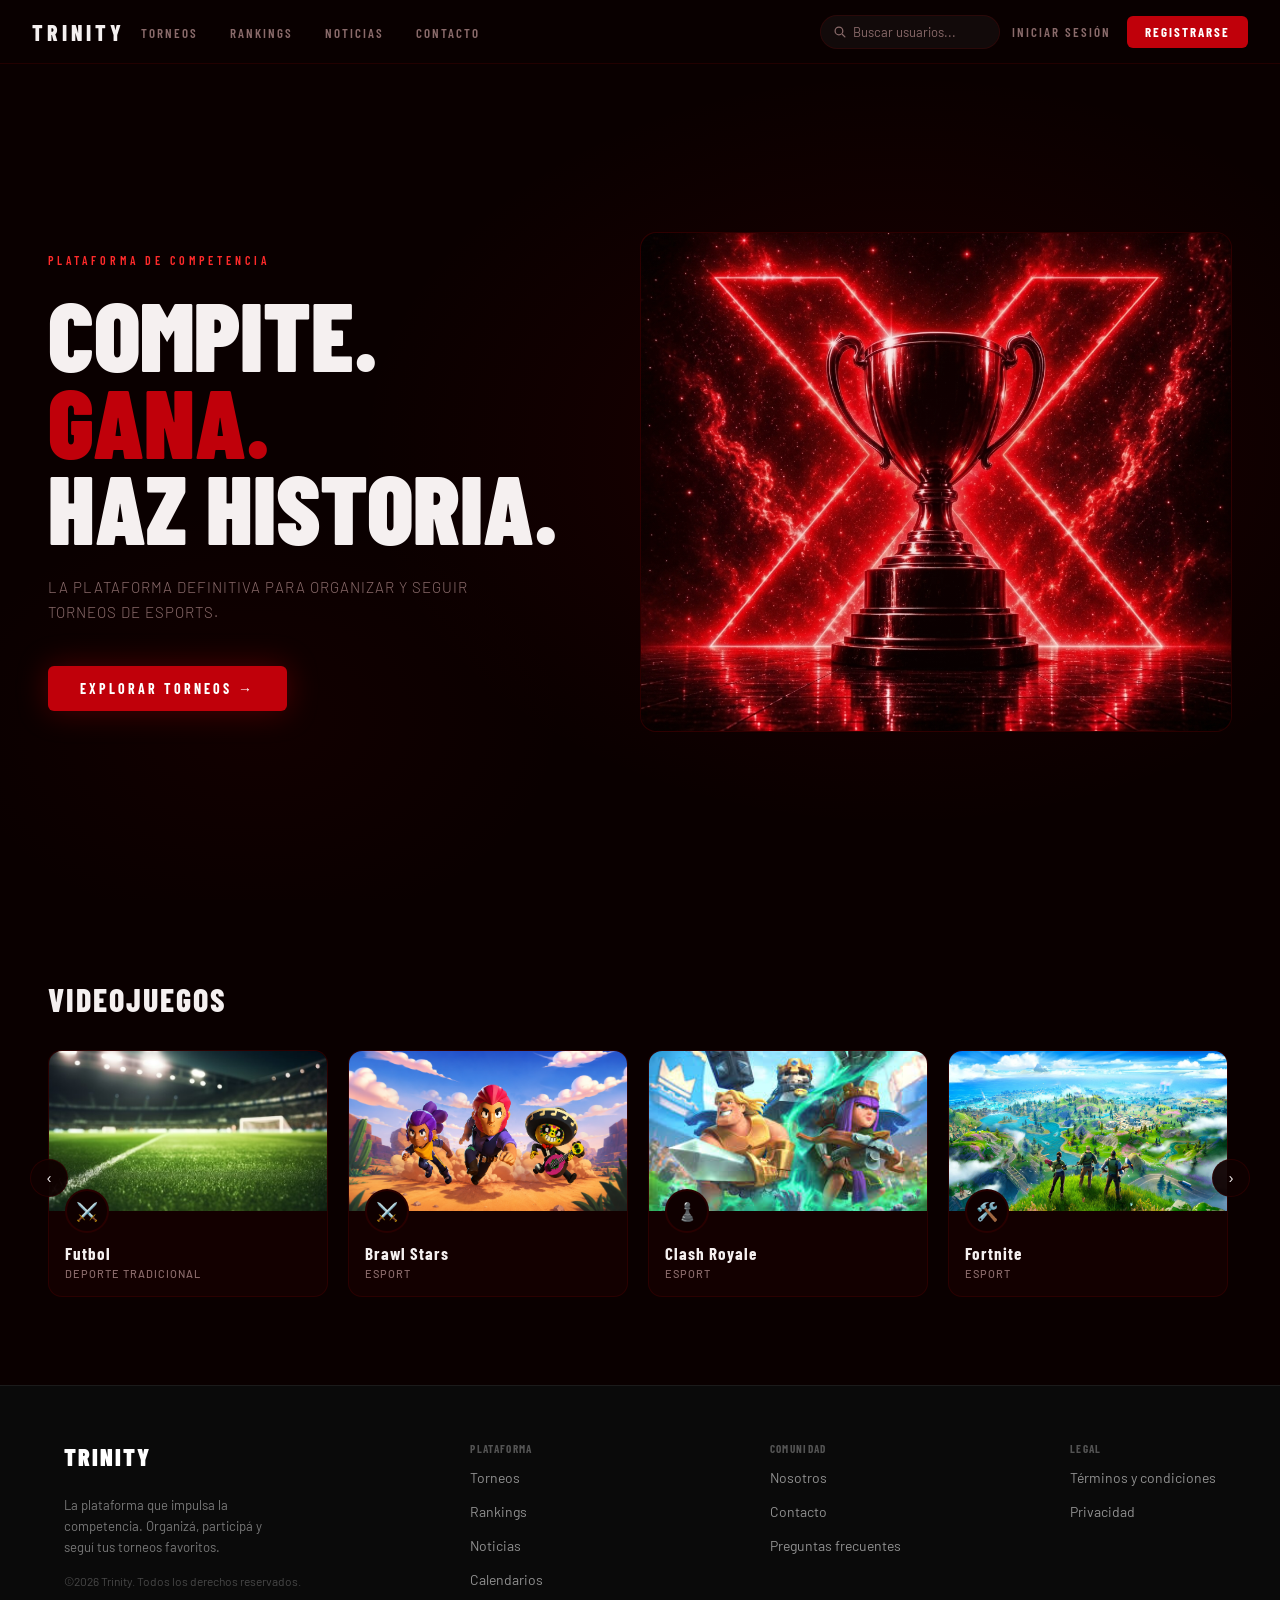
<file: Trinity-page/index.html>
<!DOCTYPE html>
<html lang="es">
<head>
    <meta charset="UTF-8">
    <meta name="viewport" content="width=device-width, initial-scale=1.0">
    <title>Trinity</title>
    <link href="https://fonts.googleapis.com/css2?family=Barlow+Condensed:wght@400;600;700;800;900&family=Barlow:wght@300;400;500&display=swap" rel="stylesheet">
    <link rel="icon" type="image/png" href="assets/favicon.ico">
    <link rel="stylesheet" href="style.css">
    <link rel="stylesheet" href="components/nav.css">
    <link rel="stylesheet" href="components/footer.css">
    <link rel="stylesheet" href="components/ui.css">
</head>
<body>

<!-- Nav inyectado con un modal para poder limpiar codigo -->
<script src="components/nav.js"></script>

<main>
<section class="hero">
    <div class="hero-content">
        <p class="hero-eyebrow">Plataforma de competencia</p>
        <h1 class="hero-title">
            COMPITE.<br>
            <span class="accent">GANA.</span><br>
            HAZ HISTORIA.
        </h1>
        <p class="hero-subtitle">La plataforma definitiva para organizar y seguir torneos de eSports.</p>
        <a href="#" class="hero-cta">Explorar torneos →</a>
    </div>
    <div class="hero-image">
        <div class="hero-img-placeholder">
            <img src="assets/HeroMain.png" alt="Hero"> 
        </div>
    </div>
</section>

<div class="scroll-hint">
    <a href="#esports">↓</a>
</div>

<!-- eSPORTS -->
<section class="section" id="esports">
    <div class="section-header">
        <h2 class="section-title">Videojuegos</h2>
    </div>
    <div class="cards-scroll-wrapper">
        <button class="scroll-arrow left" onclick="scrollCards('esports', -1)">‹</button>
        <div class="cards-scroll" id="scroll-esports">

        <article class="card">
          <a href="pages/nav/tournament/buscar.html" class="card-link" data-game="Futbol" data-game-id="futbol">
          <div class="card-banner">
            <div class="card-banner-image"><img src="assets/cards/tournament-banner/FutbolBG.jpg"></div>
            <div class="card-logo"><div class="card-logo-placeholder">⚔️</div></div>
          </div>
            <div class="card-body">
              <p class="card-name">Futbol</p>
              <p class="card-tag">Deporte tradicional</p>
            </div>
          </a>
        </article>

        <article class="card">
          <a href="pages/nav/tournament/buscar.html" class="card-link" data-game="Brawl Stars" data-game-id="brawlstars">
          <div class="card-banner">
            <div class="card-banner-image"><img src="assets/cards/tournament-banner/BSBG.png"></div>
            <div class="card-logo"><div class="card-logo-placeholder">⚔️</div></div>
          </div>
            <div class="card-body">
              <p class="card-name">Brawl Stars</p>
              <p class="card-tag">eSport</p>
            </div>
          </a>
        </article>

        <article class="card">
          <a href="pages/nav/tournament/buscar.html" class="card-link" data-game="Clash Royale" data-game-id="clashroyale">
          <div class="card-banner">
            <div class="card-banner-image"><img src="assets/cards/tournament-banner/ClashBG.jpeg"></div>
            <div class="card-logo"><div class="card-logo-placeholder">♟️</div></div>
          </div>
            <div class="card-body">
              <p class="card-name">Clash Royale</p>
              <p class="card-tag">eSport</p>
            </div>
          </a>
        </article>

        <article class="card">
          <a href="pages/nav/tournament/buscar.html" class="card-link" data-game="Fortnite" data-game-id="fortnite">
          <div class="card-banner">
            <div class="card-banner-image"><img src="assets/cards/tournament-banner/FortBG.jpg"></div>
            <div class="card-logo"><div class="card-logo-placeholder">🛠️</div></div>
          </div>
            <div class="card-body">
              <p class="card-name">Fortnite</p>
              <p class="card-tag">eSport</p>
            </div>
          </a>
        </article>

          <article class="card">
          <a href="pages/nav/tournament/buscar.html" class="card-link" data-game="Free Fire" data-game-id="freefire">
          <div class="card-banner">
            <div class="card-banner-image"><img src="assets/cards/tournament-banner/FreeBG.png"></div>
            <div class="card-logo"><div class="card-logo-placeholder">⚔️</div></div>
          </div>
            <div class="card-body">
              <p class="card-name">Free Fire</p>
              <p class="card-tag">eSport</p>
            </div>
          </a>
        </article>
   
        <article class="card">
          <a href="pages/nav/tournament/buscar.html" class="card-link" data-game="Minecraft" data-game-id="minecraft">
          <div class="card-banner">
            <div class="card-banner-image"><img src="assets/cards/tournament-banner/MineBG.jpg"></div>
            <div class="card-logo"><div class="card-logo-placeholder">⚔️</div></div>
          </div>
            <div class="card-body">
              <p class="card-name">Minecraft</p>
              <p class="card-tag">eSport</p>
            </div>
          </a>
        </article>

        </div>
        <button class="scroll-arrow right" onclick="scrollCards('esports', 1)">›</button>
    </div>
</section>
</main>

<!-- Footer inyectado para poder hacerlo en todas las paginas :p-->
<script src="components/footer.js"></script>

<!-- Carrusel de la home -->
<script src="components/carousel.js"></script>
</body>
</html>
</file>
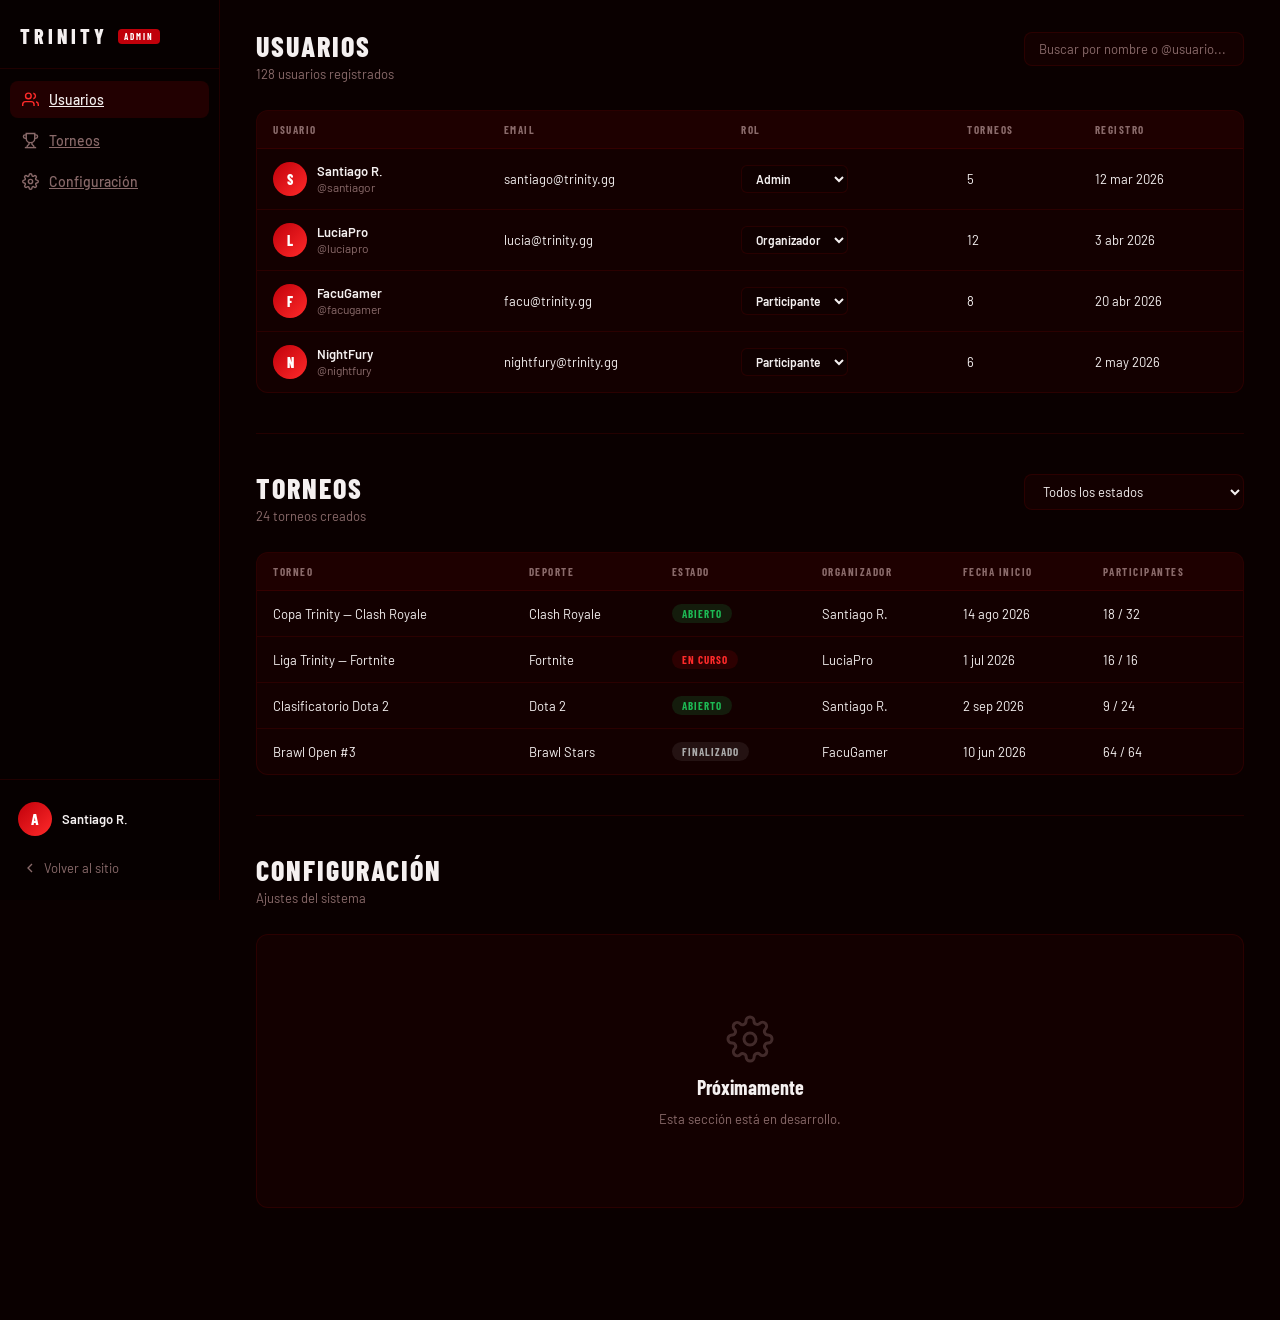
<file: Trinity-page/pages/admin/index.html>
<!DOCTYPE html>
<html lang="es">
<head>
    <meta charset="UTF-8">
    <meta name="viewport" content="width=device-width, initial-scale=1.0">
    <title>Trinity — Panel de Administración</title>
    <link rel="preconnect" href="https://fonts.googleapis.com">
    <link href="https://fonts.googleapis.com/css2?family=Barlow:wght@400;500;600&family=Barlow+Condensed:wght@600;700;800&display=swap" rel="stylesheet">
    <link rel="stylesheet" href="admin.css">
    <link rel="icon" type="image/png" href="../../assets/favicon.ico">
</head>
<body>

    <!-- ── SIDEBAR ── -->
    <aside class="sidebar">
        <div class="sidebar-logo">
            <span class="logo-text">TRINITY</span>
            <span class="logo-badge">ADMIN</span>
        </div>

        <nav class="sidebar-nav">
            <a class="nav-item active" href="#section-usuarios">
                <svg viewBox="0 0 24 24" fill="none" stroke="currentColor" stroke-width="2"><path d="M17 21v-2a4 4 0 0 0-4-4H5a4 4 0 0 0-4 4v2"/><circle cx="9" cy="7" r="4"/><path d="M23 21v-2a4 4 0 0 0-3-3.87"/><path d="M16 3.13a4 4 0 0 1 0 7.75"/></svg>
                Usuarios
            </a>
            <a class="nav-item" href="#section-torneos">
                <svg viewBox="0 0 24 24" fill="none" stroke="currentColor" stroke-width="2"><path d="M6 9H4.5a2.5 2.5 0 0 1 0-5H6"/><path d="M18 9h1.5a2.5 2.5 0 0 0 0-5H18"/><path d="M4 22h16"/><path d="M10 14.66V17c0 .55-.47.98-.97 1.21C7.85 18.75 7 20.24 7 22"/><path d="M14 14.66V17c0 .55.47.98.97 1.21C16.15 18.75 17 20.24 17 22"/><path d="M18 2H6v7a6 6 0 0 0 12 0V2Z"/></svg>
                Torneos
            </a>
            <a class="nav-item" href="#section-configuracion">
                <svg viewBox="0 0 24 24" fill="none" stroke="currentColor" stroke-width="2"><circle cx="12" cy="12" r="3"/><path d="M19.4 15a1.65 1.65 0 0 0 .33 1.82l.06.06a2 2 0 0 1-2.83 2.83l-.06-.06a1.65 1.65 0 0 0-1.82-.33 1.65 1.65 0 0 0-1 1.51V21a2 2 0 0 1-4 0v-.09A1.65 1.65 0 0 0 9 19.4a1.65 1.65 0 0 0-1.82.33l-.06.06a2 2 0 0 1-2.83-2.83l.06-.06A1.65 1.65 0 0 0 4.68 15a1.65 1.65 0 0 0-1.51-1H3a2 2 0 0 1 0-4h.09A1.65 1.65 0 0 0 4.6 9a1.65 1.65 0 0 0-.33-1.82l-.06-.06a2 2 0 0 1 2.83-2.83l.06.06A1.65 1.65 0 0 0 9 4.68a1.65 1.65 0 0 0 1-1.51V3a2 2 0 0 1 4 0v.09a1.65 1.65 0 0 0 1 1.51 1.65 1.65 0 0 0 1.82-.33l.06-.06a2 2 0 0 1 2.83 2.83l-.06.06A1.65 1.65 0 0 0 19.4 9a1.65 1.65 0 0 0 1.51 1H21a2 2 0 0 1 0 4h-.09a1.65 1.65 0 0 0-1.51 1Z"/></svg>
                Configuración
            </a>
        </nav>

        <div class="sidebar-footer">
            <div class="admin-info">
                <div class="admin-avatar">A</div>
                <span class="admin-name">Santiago R.</span>
            </div>
            <a href="../../index.html" class="btn-back">
                <svg viewBox="0 0 24 24" fill="none" stroke="currentColor" stroke-width="2"><path d="m15 18-6-6 6-6"/></svg>
                Volver al sitio
            </a>
        </div>
    </aside>

    <!-- ── CONTENIDO PRINCIPAL ── -->
    <main class="main">

        <!-- SECCIÓN: USUARIOS -->
        <section id="section-usuarios" class="section active">
            <div class="section-header">
                <div>
                    <h1 class="section-title">Usuarios</h1>
                    <p class="section-sub">128 usuarios registrados</p>
                </div>
                <div class="header-actions">
                    <input type="text" class="search-input" placeholder="Buscar por nombre o @usuario...">
                </div>
            </div>

            <div class="table-wrap">
                <table class="admin-table">
                    <thead>
                        <tr>
                            <th>Usuario</th>
                            <th>Email</th>
                            <th>Rol</th>
                            <th>Torneos</th>
                            <th>Registro</th>
                        </tr>
                    </thead>
                    <tbody>
                        <tr>
                            <td><div class="user-cell"><div class="user-cell-avatar">S</div><div><div class="user-cell-name">Santiago R.</div><div class="user-cell-user">@santiagor</div></div></div></td>
                            <td>santiago@trinity.gg</td>
                            <td><select class="rol-select"><option selected>Admin</option><option>Organizador</option><option>Participante</option></select></td>
                            <td>5</td>
                            <td>12 mar 2026</td>
                        </tr>
                        <tr>
                            <td><div class="user-cell"><div class="user-cell-avatar">L</div><div><div class="user-cell-name">LuciaPro</div><div class="user-cell-user">@luciapro</div></div></div></td>
                            <td>lucia@trinity.gg</td>
                            <td><select class="rol-select"><option>Admin</option><option selected>Organizador</option><option>Participante</option></select></td>
                            <td>12</td>
                            <td>3 abr 2026</td>
                        </tr>
                        <tr>
                            <td><div class="user-cell"><div class="user-cell-avatar">F</div><div><div class="user-cell-name">FacuGamer</div><div class="user-cell-user">@facugamer</div></div></div></td>
                            <td>facu@trinity.gg</td>
                            <td><select class="rol-select"><option>Admin</option><option>Organizador</option><option selected>Participante</option></select></td>
                            <td>8</td>
                            <td>20 abr 2026</td>
                        </tr>
                        <tr>
                            <td><div class="user-cell"><div class="user-cell-avatar">N</div><div><div class="user-cell-name">NightFury</div><div class="user-cell-user">@nightfury</div></div></div></td>
                            <td>nightfury@trinity.gg</td>
                            <td><select class="rol-select"><option>Admin</option><option>Organizador</option><option selected>Participante</option></select></td>
                            <td>6</td>
                            <td>2 may 2026</td>
                        </tr>
                    </tbody>
                </table>
            </div>
        </section>

        <!-- SECCIÓN: TORNEOS -->
        <section id="section-torneos" class="section">
            <div class="section-header">
                <div>
                    <h1 class="section-title">Torneos</h1>
                    <p class="section-sub">24 torneos creados</p>
                </div>
                <div class="header-actions">
                    <select class="filter-select">
                        <option value="">Todos los estados</option>
                        <option value="en_creacion">En creación</option>
                        <option value="abierto">Abierto</option>
                        <option value="en_curso">En curso</option>
                        <option value="finalizado">Finalizado</option>
                        <option value="cancelado">Cancelado</option>
                    </select>
                </div>
            </div>

            <div class="table-wrap">
                <table class="admin-table">
                    <thead>
                        <tr>
                            <th>Torneo</th>
                            <th>Deporte</th>
                            <th>Estado</th>
                            <th>Organizador</th>
                            <th>Fecha inicio</th>
                            <th>Participantes</th>
                        </tr>
                    </thead>
                    <tbody>
                        <tr>
                            <td>Copa Trinity — Clash Royale</td>
                            <td>Clash Royale</td>
                            <td><span class="badge badge-abierto">Abierto</span></td>
                            <td>Santiago R.</td>
                            <td>14 ago 2026</td>
                            <td>18 / 32</td>
                        </tr>
                        <tr>
                            <td>Liga Trinity — Fortnite</td>
                            <td>Fortnite</td>
                            <td><span class="badge badge-en_curso">En curso</span></td>
                            <td>LuciaPro</td>
                            <td>1 jul 2026</td>
                            <td>16 / 16</td>
                        </tr>
                        <tr>
                            <td>Clasificatorio Dota 2</td>
                            <td>Dota 2</td>
                            <td><span class="badge badge-abierto">Abierto</span></td>
                            <td>Santiago R.</td>
                            <td>2 sep 2026</td>
                            <td>9 / 24</td>
                        </tr>
                        <tr>
                            <td>Brawl Open #3</td>
                            <td>Brawl Stars</td>
                            <td><span class="badge badge-finalizado">Finalizado</span></td>
                            <td>FacuGamer</td>
                            <td>10 jun 2026</td>
                            <td>64 / 64</td>
                        </tr>
                    </tbody>
                </table>
            </div>
        </section>

        <!-- SECCIÓN: CONFIGURACIÓN -->
        <section id="section-configuracion" class="section">
            <div class="section-header">
                <div>
                    <h1 class="section-title">Configuración</h1>
                    <p class="section-sub">Ajustes del sistema</p>
                </div>
            </div>
            <div class="placeholder-card">
                <svg viewBox="0 0 24 24" fill="none" stroke="currentColor" stroke-width="1.5"><circle cx="12" cy="12" r="3"/><path d="M19.4 15a1.65 1.65 0 0 0 .33 1.82l.06.06a2 2 0 0 1-2.83 2.83l-.06-.06a1.65 1.65 0 0 0-1.82-.33 1.65 1.65 0 0 0-1 1.51V21a2 2 0 0 1-4 0v-.09A1.65 1.65 0 0 0 9 19.4a1.65 1.65 0 0 0-1.82.33l-.06.06a2 2 0 0 1-2.83-2.83l.06-.06A1.65 1.65 0 0 0 4.68 15a1.65 1.65 0 0 0-1.51-1H3a2 2 0 0 1 0-4h.09A1.65 1.65 0 0 0 4.6 9a1.65 1.65 0 0 0-.33-1.82l-.06-.06a2 2 0 0 1 2.83-2.83l.06.06A1.65 1.65 0 0 0 9 4.68a1.65 1.65 0 0 0 1-1.51V3a2 2 0 0 1 4 0v.09a1.65 1.65 0 0 0 1 1.51 1.65 1.65 0 0 0 1.82-.33l.06-.06a2 2 0 0 1 2.83 2.83l-.06.06A1.65 1.65 0 0 0 19.4 9a1.65 1.65 0 0 0 1.51 1H21a2 2 0 0 1 0 4h-.09a1.65 1.65 0 0 0-1.51 1Z"/></svg>
                <p>Próximamente</p>
                <span>Esta sección está en desarrollo.</span>
            </div>
        </section>

    </main>

</body>
</html>
</file>
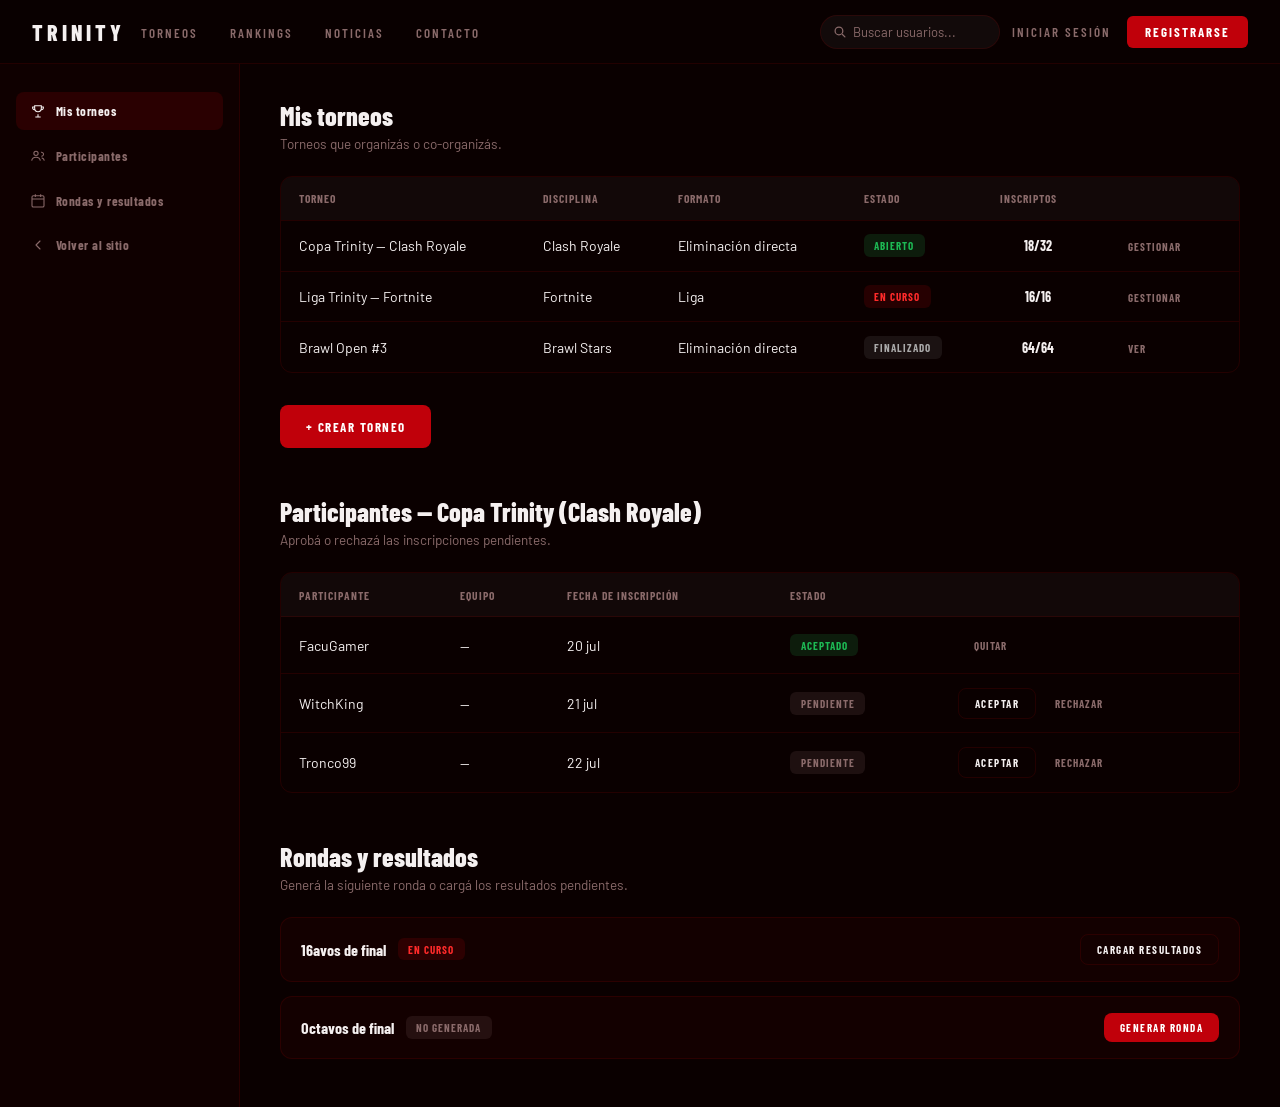
<file: Trinity-page/pages/organizador/index.html>
<!DOCTYPE html>
<html lang="es">
<head>
    <meta charset="UTF-8">
    <meta name="viewport" content="width=device-width, initial-scale=1.0">
    <title>Panel de organizador — Trinity</title>
    <link href="https://fonts.googleapis.com/css2?family=Barlow+Condensed:wght@400;600;700;800;900&family=Barlow:wght@300;400;500&display=swap" rel="stylesheet">
    <link rel="stylesheet" href="../../components/nav.css">
    <link rel="stylesheet" href="../../components/ui.css">
    <link rel="stylesheet" href="organizador.css">
    <link rel="icon" type="image/png" href="../../assets/favicon.ico">
</head>
<body class="lite-shell">

<!-- ══ NAV ══ -->
<script src="../../components/nav.js"></script>

    <!-- ══ SIDEBAR ══ -->
    <aside class="lite-sidebar">
        <nav>
            <a href="#torneos" class="lite-nav-item active">
                <svg viewBox="0 0 24 24" fill="none" stroke="currentColor" stroke-width="1.6"><path d="M8 21h8M12 17v4M7 4h10v4a5 5 0 0 1-10 0V4ZM7 6H4a3 3 0 0 0 3 4M17 6h3a3 3 0 0 1-3 4"/></svg>
                Mis torneos
            </a>
            <a href="#participantes" class="lite-nav-item">
                <svg viewBox="0 0 24 24" fill="none" stroke="currentColor" stroke-width="1.6"><circle cx="9" cy="8" r="3.2"/><path d="M2.5 19c.5-3 3-5 6.5-5s6 2 6.5 5M16.5 6.5A3 3 0 1 1 17 12.4M21.5 19c-.3-2-1.8-3.7-4-4.5"/></svg>
                Participantes
            </a>
            <a href="#rondas" class="lite-nav-item">
                <svg viewBox="0 0 24 24" fill="none" stroke="currentColor" stroke-width="1.6"><rect x="3" y="4" width="18" height="17" rx="2"/><path d="M3 9h18M8 2v4M16 2v4"/></svg>
                Rondas y resultados
            </a>
            <a href="../../index.html" class="lite-nav-item">
                <svg viewBox="0 0 24 24" fill="none" stroke="currentColor" stroke-width="1.6"><path d="M15 18l-6-6 6-6" stroke-linecap="round" stroke-linejoin="round"/></svg>
                Volver al sitio
            </a>
        </nav>
    </aside>

    <!-- ══ CONTENIDO ══ -->
    <main class="lite-main">

        <section id="torneos">
            <div class="lite-header">
                <h1>Mis torneos</h1>
                <p>Torneos que organizás o co-organizás.</p>
            </div>

            <div class="data-table-wrap">
                <table class="data-table">
                    <thead>
                        <tr><th>Torneo</th><th>Disciplina</th><th>Formato</th><th>Estado</th><th>Inscriptos</th><th></th></tr>
                    </thead>
                    <tbody>
                        <tr>
                            <td>Copa Trinity — Clash Royale</td><td>Clash Royale</td><td>Eliminación directa</td>
                            <td><span class="badge badge-abierto">Abierto</span></td><td class="num">18/32</td>
                            <td><a href="../nav/tournament/detalle.html" class="btn-ghost btn-sm">Gestionar</a></td>
                        </tr>
                        <tr>
                            <td>Liga Trinity — Fortnite</td><td>Fortnite</td><td>Liga</td>
                            <td><span class="badge badge-en_curso">En curso</span></td><td class="num">16/16</td>
                            <td><a href="../nav/tournament/formatos/liga.html" class="btn-ghost btn-sm">Gestionar</a></td>
                        </tr>
                        <tr>
                            <td>Brawl Open #3</td><td>Brawl Stars</td><td>Eliminación directa</td>
                            <td><span class="badge badge-finalizado">Finalizado</span></td><td class="num">64/64</td>
                            <td><a href="../nav/tournament/formatos/eliminacion.html" class="btn-ghost btn-sm">Ver</a></td>
                        </tr>
                    </tbody>
                </table>
            </div>

            <div class="lite-header" style="margin-top:2rem;">
                <a href="../nav/tournament/crear.html" class="btn-primary">+ Crear torneo</a>
            </div>
        </section>

        <section id="participantes" style="margin-top:3rem;">
            <div class="lite-header">
                <h1>Participantes — Copa Trinity (Clash Royale)</h1>
                <p>Aprobá o rechazá las inscripciones pendientes.</p>
            </div>

            <div class="data-table-wrap">
                <table class="data-table">
                    <thead>
                        <tr><th>Participante</th><th>Equipo</th><th>Fecha de inscripción</th><th>Estado</th><th></th></tr>
                    </thead>
                    <tbody>
                        <tr>
                            <td>FacuGamer</td><td>—</td><td>20 jul</td>
                            <td><span class="badge badge-abierto">Aceptado</span></td>
                            <td><button type="button" class="btn-ghost btn-sm">Quitar</button></td>
                        </tr>
                        <tr>
                            <td>WitchKing</td><td>—</td><td>21 jul</td>
                            <td><span class="badge badge-en_creacion">Pendiente</span></td>
                            <td>
                                <button type="button" class="btn-secondary btn-sm">Aceptar</button>
                                <button type="button" class="btn-ghost btn-sm">Rechazar</button>
                            </td>
                        </tr>
                        <tr>
                            <td>Tronco99</td><td>—</td><td>22 jul</td>
                            <td><span class="badge badge-en_creacion">Pendiente</span></td>
                            <td>
                                <button type="button" class="btn-secondary btn-sm">Aceptar</button>
                                <button type="button" class="btn-ghost btn-sm">Rechazar</button>
                            </td>
                        </tr>
                    </tbody>
                </table>
            </div>
        </section>

        <section id="rondas" style="margin-top:3rem;">
            <div class="lite-header">
                <h1>Rondas y resultados</h1>
                <p>Generá la siguiente ronda o cargá los resultados pendientes.</p>
            </div>

            <div class="round-actions">
                <article class="round-card">
                    <div>
                        <strong>16avos de final</strong>
                        <span class="badge badge-en_curso">En curso</span>
                    </div>
                    <a href="../nav/tournament/resultados.html" class="btn-secondary btn-sm">Cargar resultados</a>
                </article>
                <article class="round-card">
                    <div>
                        <strong>Octavos de final</strong>
                        <span class="badge badge-en_creacion">No generada</span>
                    </div>
                    <button type="button" class="btn-primary btn-sm">Generar ronda</button>
                </article>
            </div>
        </section>
    </main>
</body>
</html>
</file>
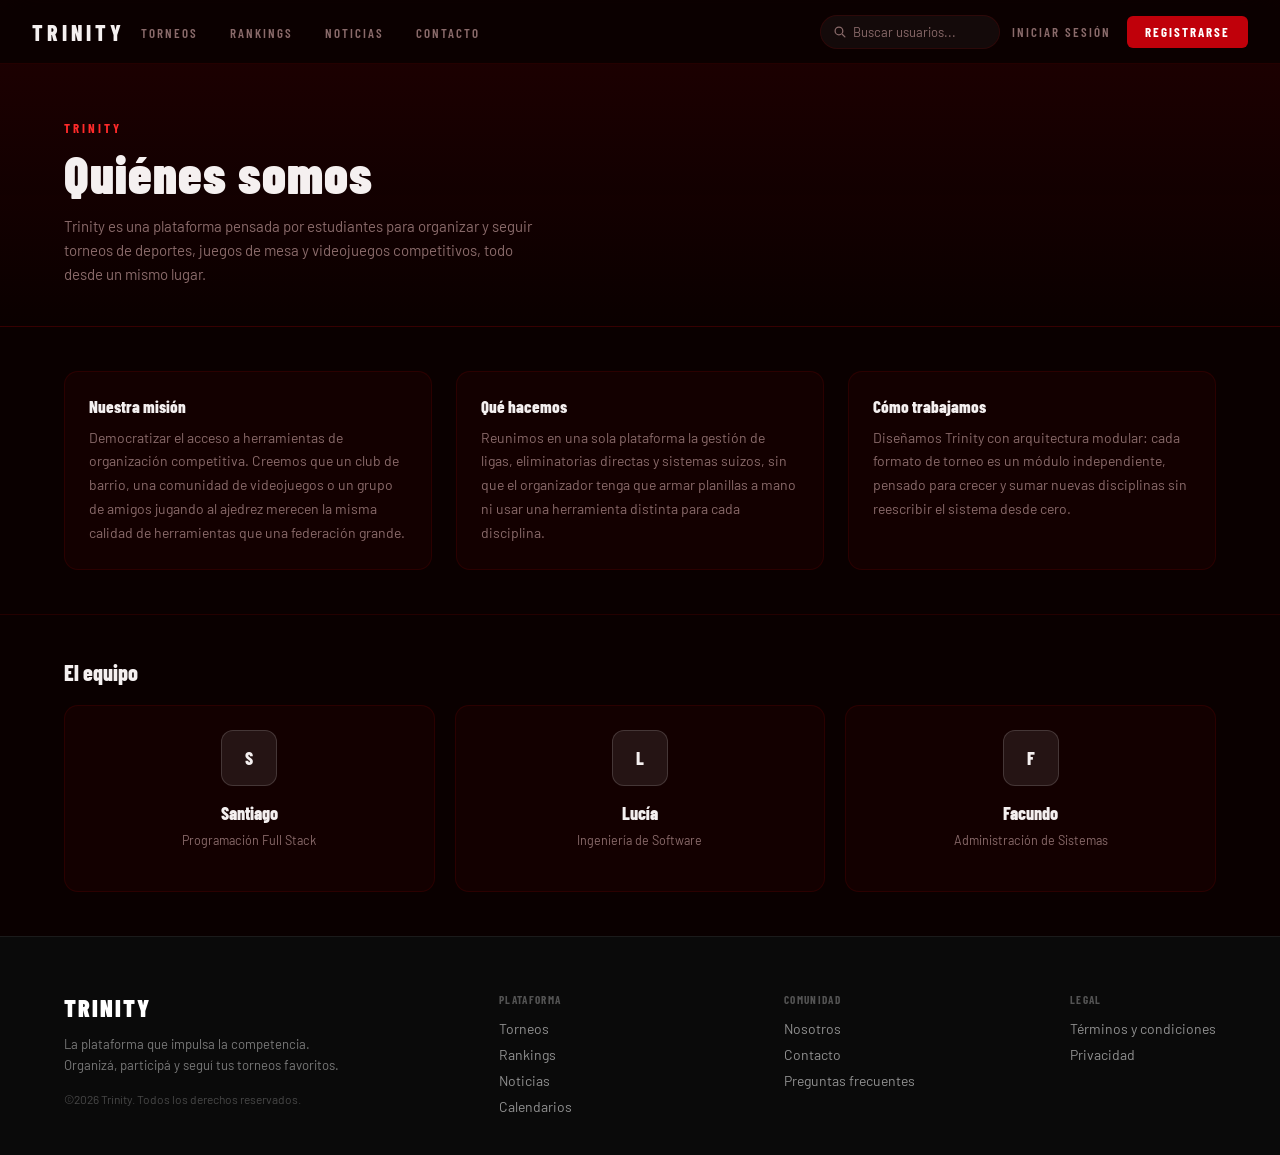
<file: Trinity-page/pages/about-us/aboutUs.html>
<!DOCTYPE html>
<html lang="es">
<head>
    <meta charset="UTF-8">
    <meta name="viewport" content="width=device-width, initial-scale=1.0">
    <title>Nosotros — Trinity</title>
    <link href="https://fonts.googleapis.com/css2?family=Barlow+Condensed:wght@400;600;700;800;900&family=Barlow:wght@300;400;500&display=swap" rel="stylesheet">
    <link rel="stylesheet" href="../../components/nav.css">
    <link rel="stylesheet" href="../../components/footer.css">
    <link rel="stylesheet" href="../../components/ui.css">
    <link rel="stylesheet" href="aboutUs.css">
    <link rel="icon" type="image/png" href="../../assets/favicon.ico">
</head>
<body>

<script src="../../components/nav.js"></script>

<main>
<section class="page-hero">
    <p class="page-eyebrow">Trinity</p>
    <h1 class="page-title">Quiénes somos</h1>
    <p class="page-subtitle">
        Trinity es una plataforma pensada por estudiantes para organizar y seguir torneos de
        deportes, juegos de mesa y videojuegos competitivos, todo desde un mismo lugar.
    </p>
</section>

<section class="content-section about-grid">
    <section class="about-block">
        <h3>Nuestra misión</h3>
        <p>
            Democratizar el acceso a herramientas de organización competitiva. Creemos que un
            club de barrio, una comunidad de videojuegos o un grupo de amigos jugando al ajedrez
            merecen la misma calidad de herramientas que una federación grande.
        </p>
    </section>
    <section class="about-block">
        <h3>Qué hacemos</h3>
        <p>
            Reunimos en una sola plataforma la gestión de ligas, eliminatorias directas y
            sistemas suizos, sin que el organizador tenga que armar planillas a mano ni usar
            una herramienta distinta para cada disciplina.
        </p>
    </section>
    <section class="about-block">
        <h3>Cómo trabajamos</h3>
        <p>
            Diseñamos Trinity con arquitectura modular: cada formato de torneo es un módulo
            independiente, pensado para crecer y sumar nuevas disciplinas sin reescribir el
            sistema desde cero.
        </p>
    </section>
</section>

<section class="content-section">
    <h2 class="content-section-title">El equipo</h2>
    <div class="grid-cards team-grid">
        <article class="entity-card team-member-card">
            <div class="team-logo" style="margin:1.5rem auto 0;">S</div>
            <div class="entity-body" style="text-align:center;">
                <h3 class="entity-name">Santiago</h3>
                <div class="entity-meta" style="justify-content:center;">Programación Full Stack</div>
            </div>
        </article>
        <article class="entity-card team-member-card">
            <div class="team-logo" style="margin:1.5rem auto 0;">L</div>
            <div class="entity-body" style="text-align:center;">
                <h3 class="entity-name">Lucía</h3>
                <div class="entity-meta" style="justify-content:center;">Ingeniería de Software</div>
            </div>
        </article>
        <article class="entity-card team-member-card">
            <div class="team-logo" style="margin:1.5rem auto 0;">F</div>
            <div class="entity-body" style="text-align:center;">
                <h3 class="entity-name">Facundo</h3>
                <div class="entity-meta" style="justify-content:center;">Administración de Sistemas</div>
            </div>
        </article>
    </div>
</section>
</main>

<script src="../../components/footer.js"></script>

</body>
</html>
</file>
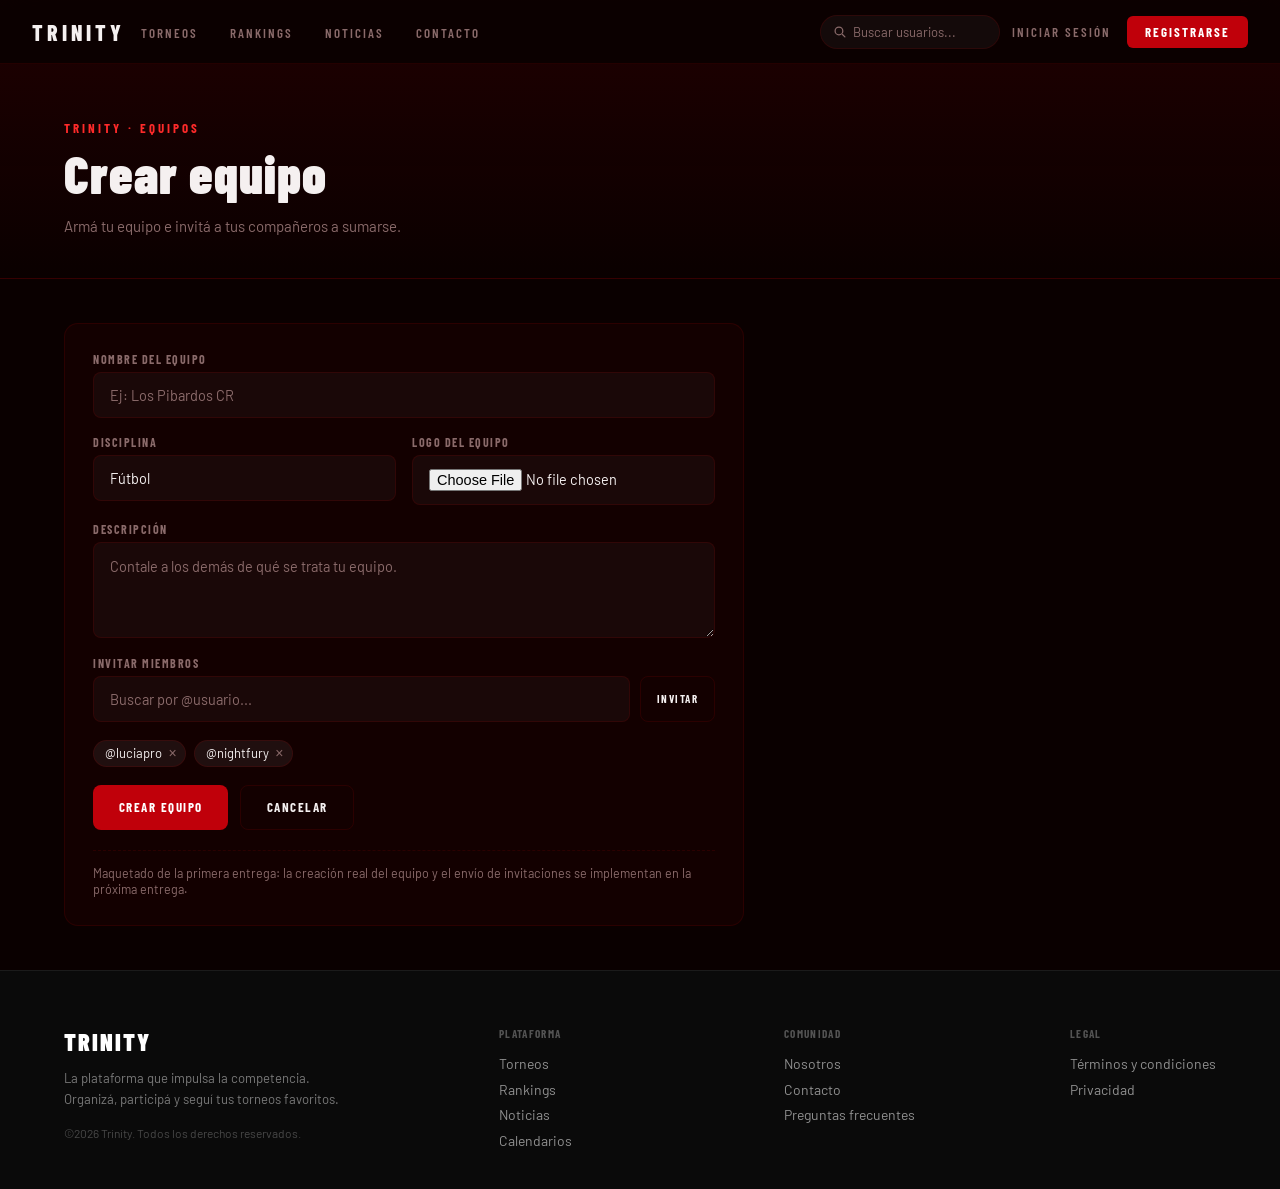
<file: Trinity-page/pages/teams/crear-equipo.html>
<!DOCTYPE html>
<html lang="es">
<head>
    <meta charset="UTF-8">
    <meta name="viewport" content="width=device-width, initial-scale=1.0">
    <title>Crear equipo — Trinity</title>
    <link href="https://fonts.googleapis.com/css2?family=Barlow+Condensed:wght@400;600;700;800;900&family=Barlow:wght@300;400;500&display=swap" rel="stylesheet">
    <link rel="stylesheet" href="../../components/nav.css">
    <link rel="stylesheet" href="../../components/footer.css">
    <link rel="stylesheet" href="../../components/ui.css">
    <link rel="stylesheet" href="teams.css">
    <link rel="icon" type="image/png" href="../../assets/favicon.ico">
</head>
<body>

<!-- ══ NAV ══ -->
<script src="../../components/nav.js"></script>

<main>
<section class="page-hero">
    <p class="page-eyebrow">Trinity · Equipos</p>
    <h1 class="page-title">Crear equipo</h1>
    <p class="page-subtitle">Armá tu equipo e invitá a tus compañeros a sumarse.</p>
</section>

<section class="content-section">
    <form class="form-card" style="max-width:680px;">

        <div class="field">
            <label class="field-label" for="eq-nombre">Nombre del equipo</label>
            <input class="field-input" type="text" id="eq-nombre" placeholder="Ej: Los Pibardos CR">
        </div>

        <div class="field-row cols-2">
            <div class="field">
                <label class="field-label" for="eq-disciplina">Disciplina</label>
                <select class="field-select" id="eq-disciplina">
                    <option>Fútbol</option>
                    <option>Ajedrez</option>
                    <option>Brawl Stars</option>
                    <option>Clash Royale</option>
                    <option>Dota 2</option>
                    <option>Fortnite</option>
                    <option>Minecraft</option>
                </select>
            </div>
            <div class="field">
                <label class="field-label" for="eq-logo">Logo del equipo</label>
                <input class="field-input" type="file" id="eq-logo" accept="image/*">
            </div>
        </div>

        <div class="field">
            <label class="field-label" for="eq-desc">Descripción</label>
            <textarea class="field-textarea" id="eq-desc" placeholder="Contale a los demás de qué se trata tu equipo."></textarea>
        </div>

        <div class="field">
            <label class="field-label" for="eq-invitar">Invitar miembros</label>
            <div class="invite-input-row">
                <input class="field-input" type="text" id="eq-invitar" placeholder="Buscar por @usuario...">
                <button type="button" class="btn-secondary btn-sm">Invitar</button>
            </div>
            <div class="invite-chips">
                <span class="invite-chip">@luciapro <button type="button" aria-label="Quitar">×</button></span>
                <span class="invite-chip">@nightfury <button type="button" aria-label="Quitar">×</button></span>
            </div>
        </div>

        <div class="form-actions">
            <button type="button" class="btn-primary">Crear equipo</button>
            <a href="mis-equipos.html" class="btn-secondary">Cancelar</a>
        </div>

        <p class="form-note">
            Maquetado de la primera entrega: la creación real del equipo y el envío de invitaciones
            se implementan en la próxima entrega.
        </p>
    </form>
</section>

</main>

<script src="../../components/footer.js"></script>
</body>
</html>
</file>
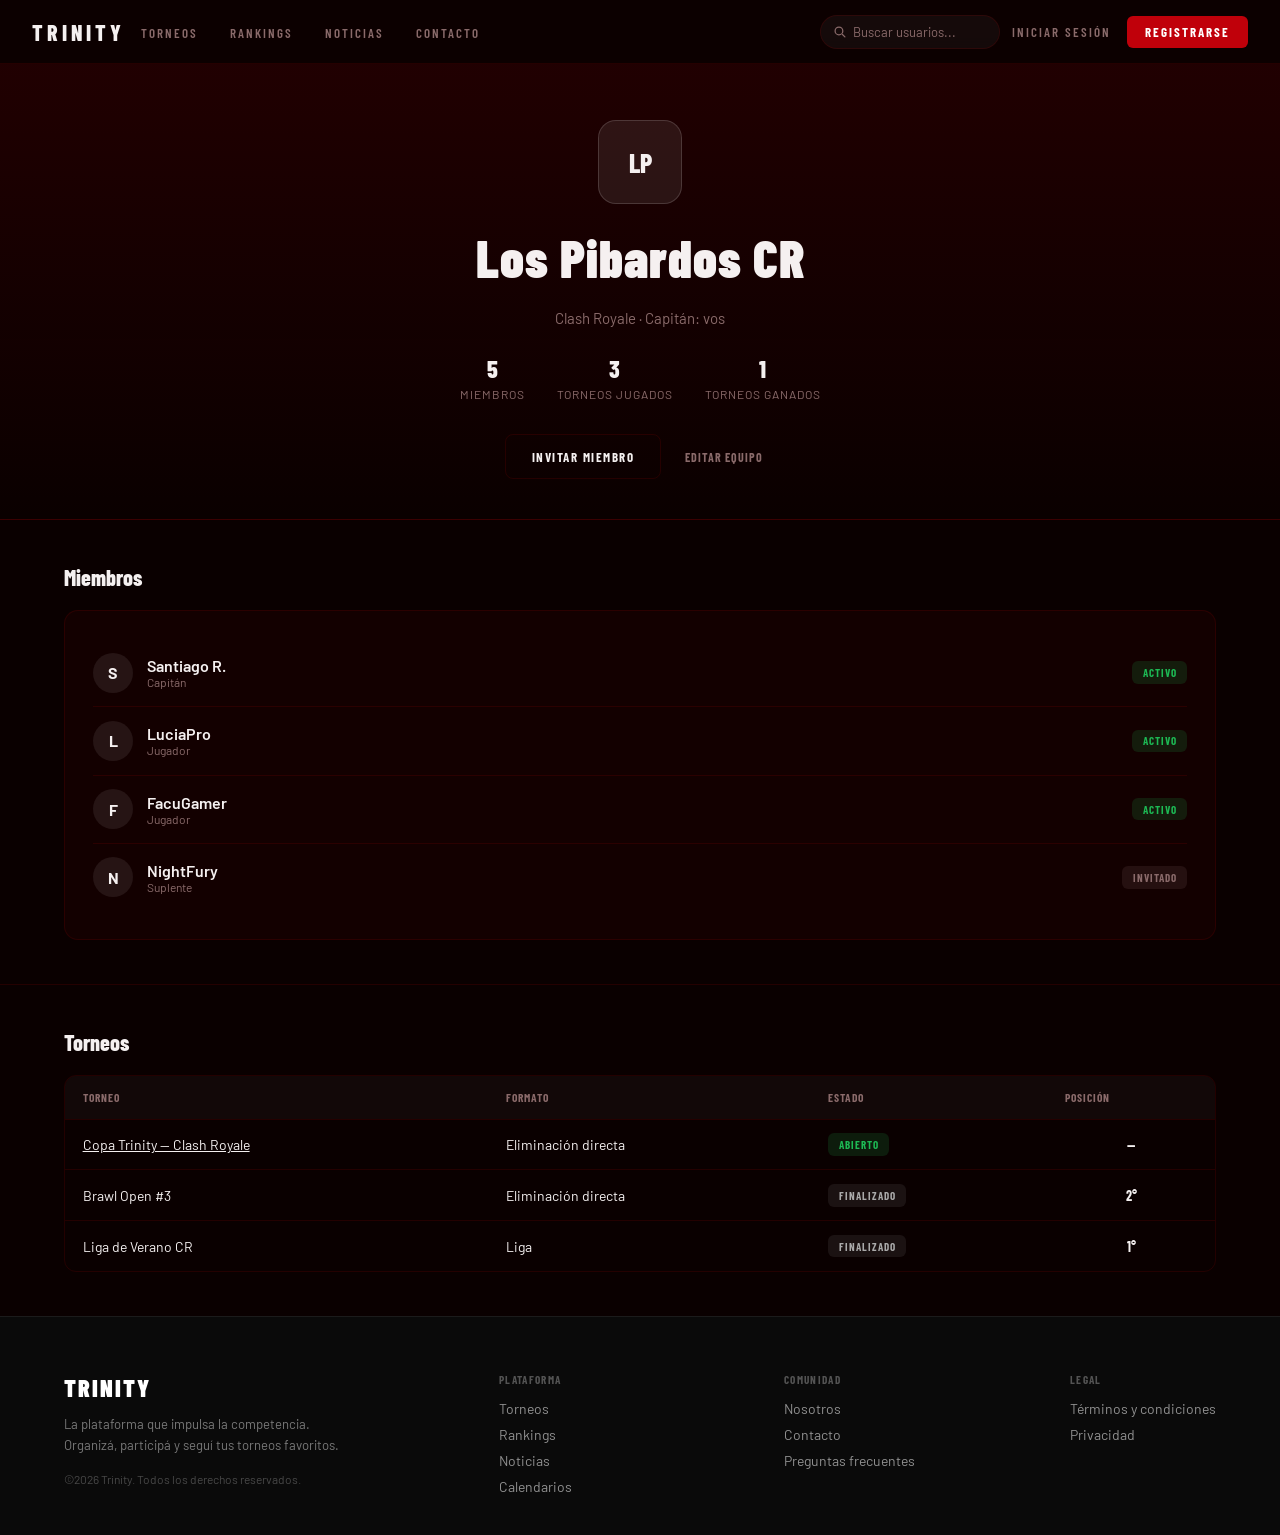
<file: Trinity-page/pages/teams/equipo.html>
<!DOCTYPE html>
<html lang="es">
<head>
    <meta charset="UTF-8">
    <meta name="viewport" content="width=device-width, initial-scale=1.0">
    <title>Los Pibardos CR — Trinity</title>
    <link href="https://fonts.googleapis.com/css2?family=Barlow+Condensed:wght@400;600;700;800;900&family=Barlow:wght@300;400;500&display=swap" rel="stylesheet">
    <link rel="stylesheet" href="../../components/nav.css">
    <link rel="stylesheet" href="../../components/footer.css">
    <link rel="stylesheet" href="../../components/ui.css">
    <link rel="stylesheet" href="teams.css">
    <link rel="icon" type="image/png" href="../../assets/favicon.ico">
</head>
<body>

<!-- ══ NAV ══ -->
<script src="../../components/nav.js"></script>

<main>
<!-- ══ HEADER DEL EQUIPO ══ -->
<header class="team-header">
    <div class="team-header-logo">LP</div>
    <h1 class="page-title">Los Pibardos CR</h1>
    <p class="page-subtitle">Clash Royale · Capitán: vos</p>
    <div class="team-stats">
        <div class="team-stat"><strong>5</strong><span>Miembros</span></div>
        <div class="team-stat"><strong>3</strong><span>Torneos jugados</span></div>
        <div class="team-stat"><strong>1</strong><span>Torneos ganados</span></div>
    </div>
    <div class="page-hero-actions">
        <button type="button" class="btn-secondary">Invitar miembro</button>
        <button type="button" class="btn-ghost">Editar equipo</button>
    </div>
</header>

<!-- ══ MIEMBROS ══ -->
<section class="content-section">
    <h2 class="content-section-title">Miembros</h2>
    <div class="form-card">
        <div class="member-row">
            <div class="member-avatar">S</div>
            <div class="member-info"><div class="member-name">Santiago R.</div><div class="member-role">Capitán</div></div>
            <span class="badge badge-abierto">Activo</span>
        </div>
        <div class="member-row">
            <div class="member-avatar">L</div>
            <div class="member-info"><div class="member-name">LuciaPro</div><div class="member-role">Jugador</div></div>
            <span class="badge badge-abierto">Activo</span>
        </div>
        <div class="member-row">
            <div class="member-avatar">F</div>
            <div class="member-info"><div class="member-name">FacuGamer</div><div class="member-role">Jugador</div></div>
            <span class="badge badge-abierto">Activo</span>
        </div>
        <div class="member-row">
            <div class="member-avatar">N</div>
            <div class="member-info"><div class="member-name">NightFury</div><div class="member-role">Suplente</div></div>
            <span class="badge badge-en_creacion">Invitado</span>
        </div>
    </div>
</section>

<!-- ══ TORNEOS ══ -->
<section class="content-section">
    <h2 class="content-section-title">Torneos</h2>
    <div class="data-table-wrap">
        <table class="data-table">
            <thead>
                <tr><th>Torneo</th><th>Formato</th><th>Estado</th><th>Posición</th></tr>
            </thead>
            <tbody>
                <tr><td><a href="../nav/tournament/detalle.html">Copa Trinity — Clash Royale</a></td><td>Eliminación directa</td><td><span class="badge badge-abierto">Abierto</span></td><td class="num">—</td></tr>
                <tr><td>Brawl Open #3</td><td>Eliminación directa</td><td><span class="badge badge-finalizado">Finalizado</span></td><td class="num">2°</td></tr>
                <tr><td>Liga de Verano CR</td><td>Liga</td><td><span class="badge badge-finalizado">Finalizado</span></td><td class="num">1°</td></tr>
            </tbody>
        </table>
    </div>
</section>

</main>

<!-- ══ FOOTER ══ -->
<script src="../../components/footer.js"></script>
</body>
</html>
</file>
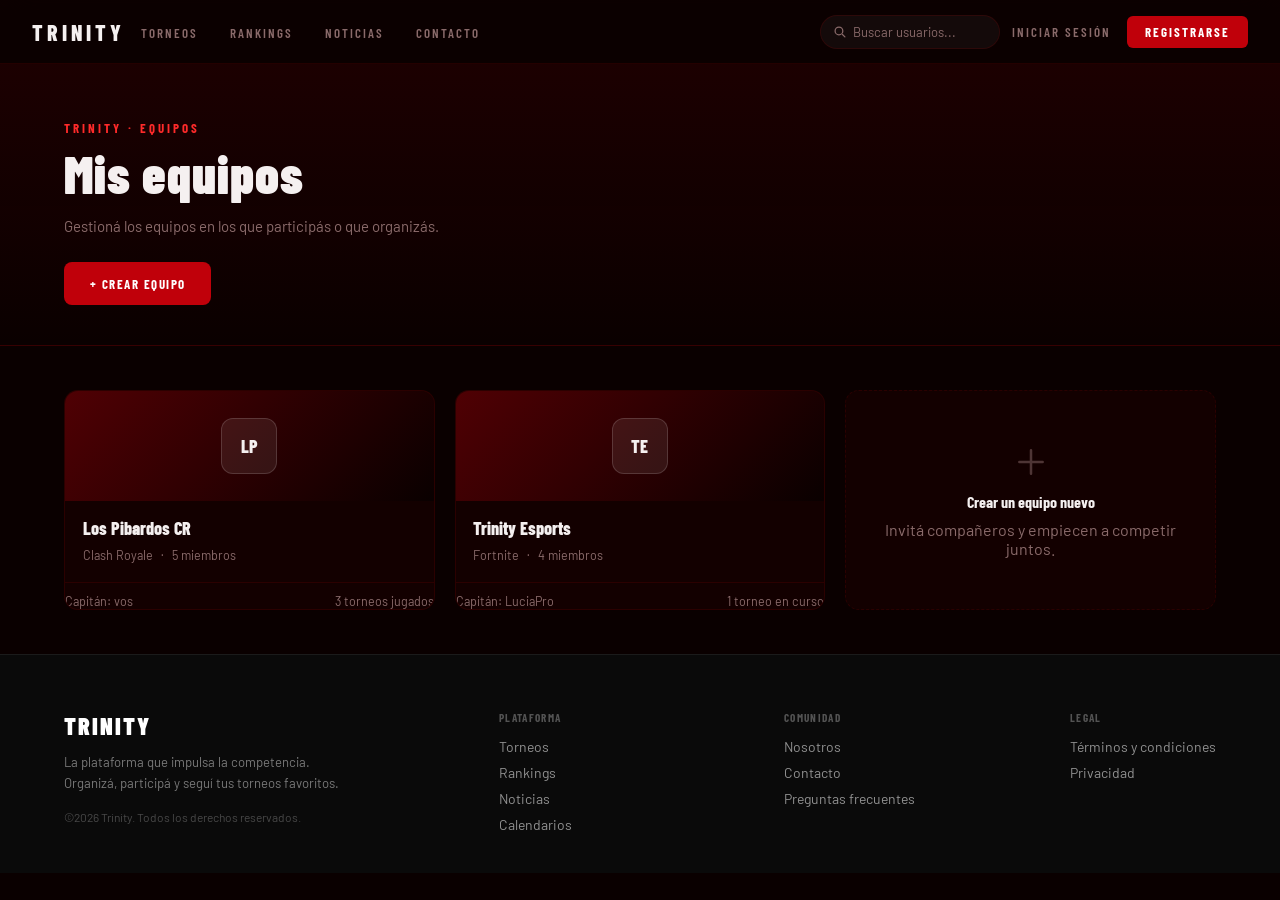
<file: Trinity-page/pages/teams/mis-equipos.html>
<!DOCTYPE html>
<html lang="es">
<head>
    <meta charset="UTF-8">
    <meta name="viewport" content="width=device-width, initial-scale=1.0">
    <title>Mis equipos — Trinity</title>
    <link href="https://fonts.googleapis.com/css2?family=Barlow+Condensed:wght@400;600;700;800;900&family=Barlow:wght@300;400;500&display=swap" rel="stylesheet">
    <link rel="stylesheet" href="../../components/nav.css">
    <link rel="stylesheet" href="../../components/footer.css">
    <link rel="stylesheet" href="../../components/ui.css">
    <link rel="stylesheet" href="teams.css">
    <link rel="icon" type="image/png" href="../../assets/favicon.ico">
</head>
<body>

<!-- ══ NAV ══ -->
<script src="../../components/nav.js"></script>

<main>
<section class="page-hero">
    <p class="page-eyebrow">Trinity · Equipos</p>
    <h1 class="page-title">Mis equipos</h1>
    <p class="page-subtitle">Gestioná los equipos en los que participás o que organizás.</p>
    <div class="page-hero-actions">
        <a href="crear-equipo.html" class="btn-primary">+ Crear equipo</a>
    </div>
</section>

<section class="content-section">
    <div class="grid-cards">

        <article class="entity-card-wrap">
            <a href="equipo.html" class="entity-card">
                <div class="entity-banner team-banner">
                    <div class="team-logo">LP</div>
                </div>
                <div class="entity-body">
                    <h3 class="entity-name">Los Pibardos CR</h3>
                    <div class="entity-meta"><span>Clash Royale</span><span>·</span><span>5 miembros</span></div>
                </div>
                <div class="entity-foot">
                    <span>Capitán: vos</span>
                    <span>3 torneos jugados</span>
                </div>
            </a>
        </article>

        <article class="entity-card-wrap">
            <a href="equipo.html" class="entity-card">
                <div class="entity-banner team-banner">
                    <div class="team-logo">TE</div>
                </div>
                <div class="entity-body">
                    <h3 class="entity-name">Trinity Esports</h3>
                    <div class="entity-meta"><span>Fortnite</span><span>·</span><span>4 miembros</span></div>
                </div>
                <div class="entity-foot">
                    <span>Capitán: LuciaPro</span>
                    <span>1 torneo en curso</span>
                </div>
            </a>
        </article>

        <a href="crear-equipo.html" class="entity-card entity-card-new">
            <div class="empty-state" style="border:none; padding:2.5rem 1rem;">
                <svg viewBox="0 0 24 24" fill="none" stroke="currentColor" stroke-width="1.5"><path d="M12 5v14M5 12h14" stroke-linecap="round"/></svg>
                <strong>Crear un equipo nuevo</strong>
                <span>Invitá compañeros y empiecen a competir juntos.</span>
            </div>
        </a>

    </div>
</section>

</main>

<script src="../../components/footer.js"></script>
</body>
</html>
</file>
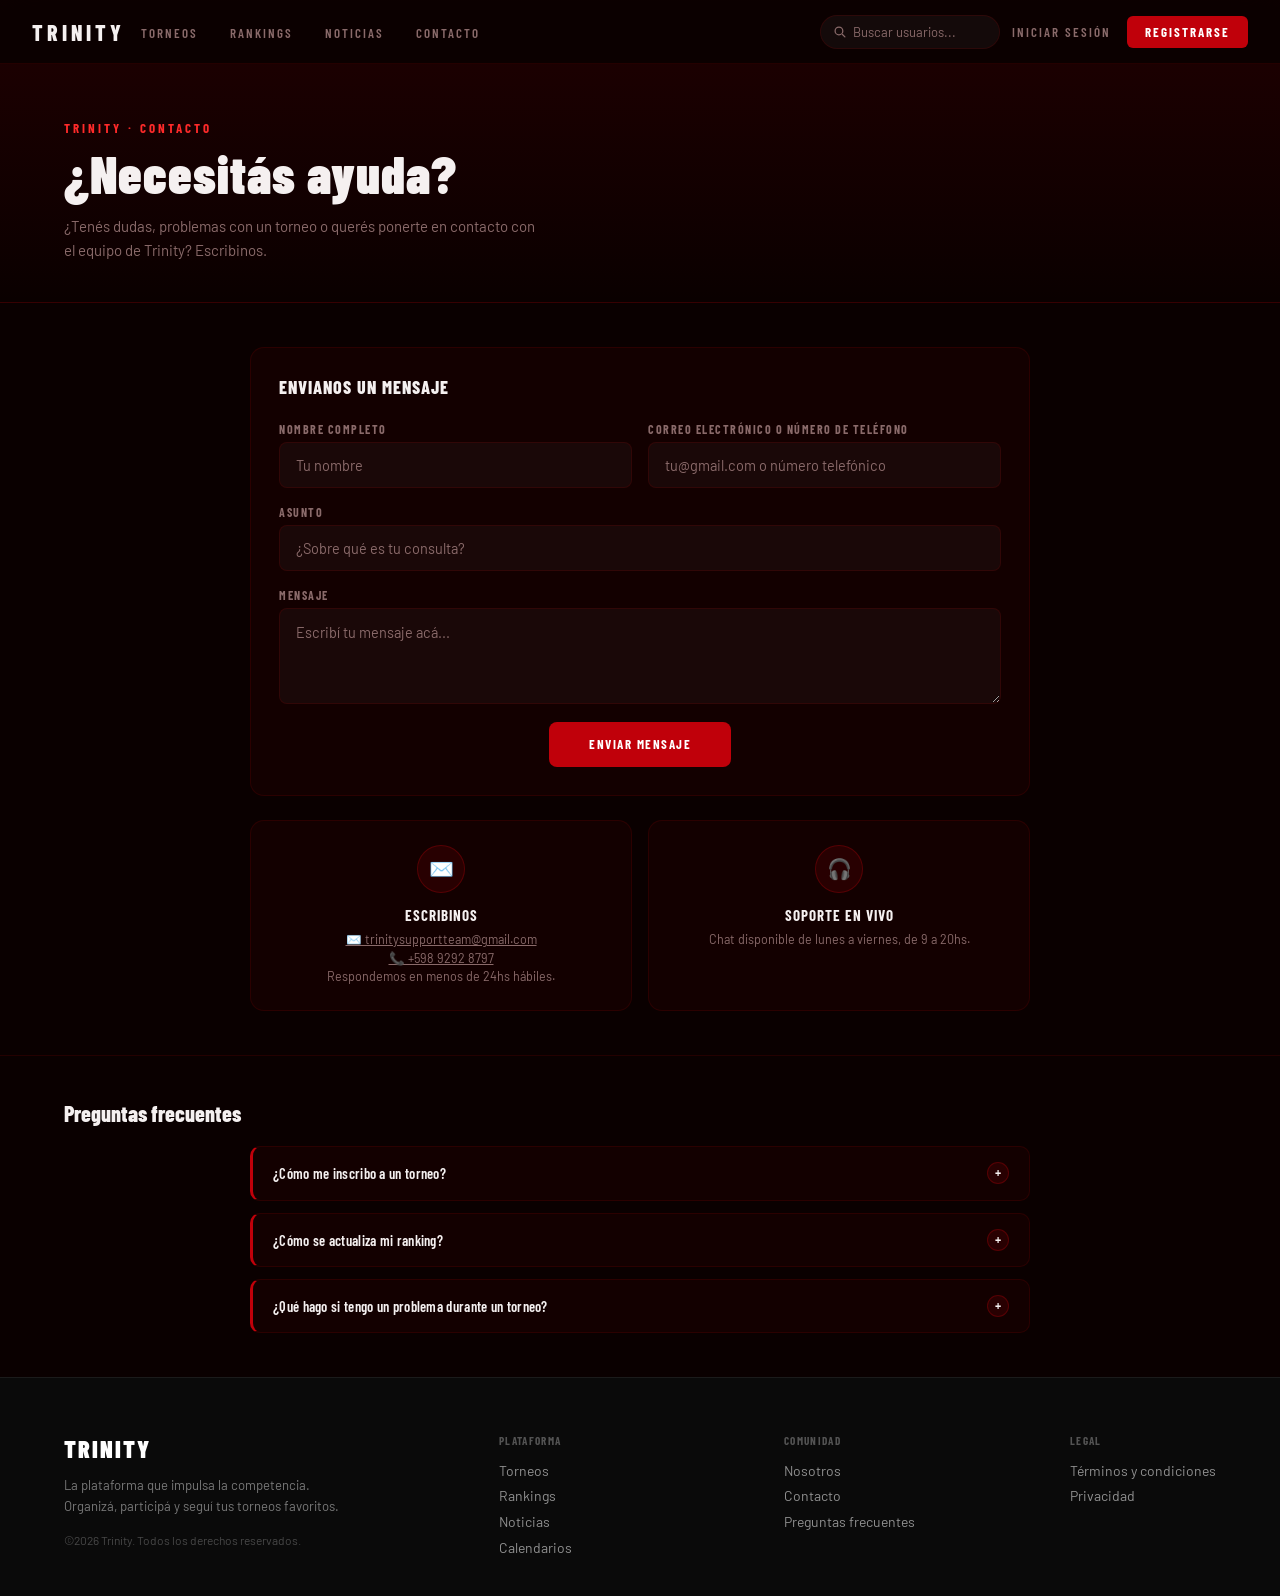
<file: Trinity-page/pages/nav/contact/contact.html>
<!DOCTYPE html>
<html lang="es">
<head>
    <meta charset="UTF-8">
    <meta name="viewport" content="width=device-width, initial-scale=1.0">
    <title>Contacto — Trinity</title>
    <link href="https://fonts.googleapis.com/css2?family=Barlow+Condensed:wght@400;600;700;800;900&family=Barlow:wght@300;400;500&display=swap" rel="stylesheet">
    <link rel="stylesheet" href="../../../components/nav.css">
    <link rel="stylesheet" href="../../../components/footer.css">
    <link rel="stylesheet" href="../../../components/ui.css">
    <link rel="stylesheet" href="contact.css">
    <link rel="icon" type="image/png" href="../../../assets/favicon.ico">
</head>
<body>

<!-- ══ NAV ══ -->
<script src="../../../components/nav.js"></script>

<main>
<!-- ══ HERO ══ -->
<section class="page-hero">
    <p class="page-eyebrow">Trinity · Contacto</p>
    <h1 class="page-title">¿Necesitás ayuda?</h1>
    <p class="page-subtitle">
        ¿Tenés dudas, problemas con un torneo o querés ponerte en contacto con el
        equipo de Trinity? Escribinos.
    </p>
</section>

<!-- ══ FORMULARIO ══ -->
<section class="content-section">
    <form class="form-card contact-form" onsubmit="return false;">
        <h2 class="content-section-title contact-form-title">Envianos un mensaje</h2>

        <div class="field-row cols-2">
            <div class="field">
                <label class="field-label" for="ct-nombre">Nombre completo</label>
                <input class="field-input" type="text" id="ct-nombre" placeholder="Tu nombre">
            </div>
            <div class="field">
                <label class="field-label" for="ct-contacto">Correo electrónico o número de teléfono</label>
                <input class="field-input" type="text" id="ct-contacto" placeholder="tu@gmail.com o número telefónico">
            </div>
        </div>

        <div class="field">
            <label class="field-label" for="ct-asunto">Asunto</label>
            <input class="field-input" type="text" id="ct-asunto" placeholder="¿Sobre qué es tu consulta?">
        </div>

        <div class="field">
            <label class="field-label" for="ct-mensaje">Mensaje</label>
            <textarea class="field-textarea" id="ct-mensaje" placeholder="Escribí tu mensaje acá..."></textarea>
        </div>

        <div class="form-actions">
            <button type="submit" class="btn-primary">Enviar mensaje</button>
        </div>
    </form>

    <!-- ══ VÍAS ALTERNATIVAS ══ -->
    <div class="contact-alt-grid">
        <div class="contact-alt-card">
            <div class="contact-alt-icon">✉️</div>
            <p class="contact-alt-title">Escribinos</p>
            <p class="contact-alt-text">
                <a href="mailto:trinitysupportteam@gmail.com">✉️ trinitysupportteam@gmail.com</a><br>
                <a href="www.wa.me/59892928797">📞 +598 9292 8797</a><br>
                Respondemos en menos de 24hs hábiles.
            </p>
    </div>
        <div class="contact-alt-card">
            <div class="contact-alt-icon">🎧</div>
            <p class="contact-alt-title">Soporte en vivo</p>
            <p class="contact-alt-text">Chat disponible de lunes a viernes, de 9 a 20hs.</p>
        </div>
    </div>
</section>

<!-- ══ PREGUNTAS FRECUENTES ══ -->
<section class="content-section">
    <h2 class="content-section-title">Preguntas frecuentes</h2>
    <div class="faq-list">
        <div class="faq-item">
            <button class="faq-question" onclick="toggleFaq(this)" aria-expanded="false">
                ¿Cómo me inscribo a un torneo?
                <span class="faq-icon">+</span>
            </button>
            <div class="faq-answer">
                <p>
                    Entrá a la sección Torneos, elegí el juego y el torneo que te interese, y
                    tocá "Inscribirme". Vas a necesitar tener una cuenta creada y, según el
                    torneo, puede que también tengas que formar parte de un equipo.
                </p>
            </div>
        </div>
        <div class="faq-item">
            <button class="faq-question" onclick="toggleFaq(this)" aria-expanded="false">
                ¿Cómo se actualiza mi ranking?
                <span class="faq-icon">+</span>
            </button>
            <div class="faq-answer">
                <p>
                    Tu posición se recalcula automáticamente al terminar cada torneo en el que
                    participaste, según los resultados obtenidos. Podés ver tu ranking
                    actualizado en la sección Rankings.
                </p>
            </div>
        </div>
        <div class="faq-item">
            <button class="faq-question" onclick="toggleFaq(this)" aria-expanded="false">
                ¿Qué hago si tengo un problema durante un torneo?
                <span class="faq-icon">+</span>
            </button>
            <div class="faq-answer">
                <p>
                    Contactá primero al organizador del torneo desde su página de detalle. Si
                    no llegan a un acuerdo, escribinos por acá mismo contándonos qué pasó y el
                    equipo de Trinity va a intervenir.
                </p>
            </div>
        </div>
    </div>
</section>
</main>

<script src="../../../components/footer.js"></script>
<script src="contact.js"></script>

</body>
</html>
</file>
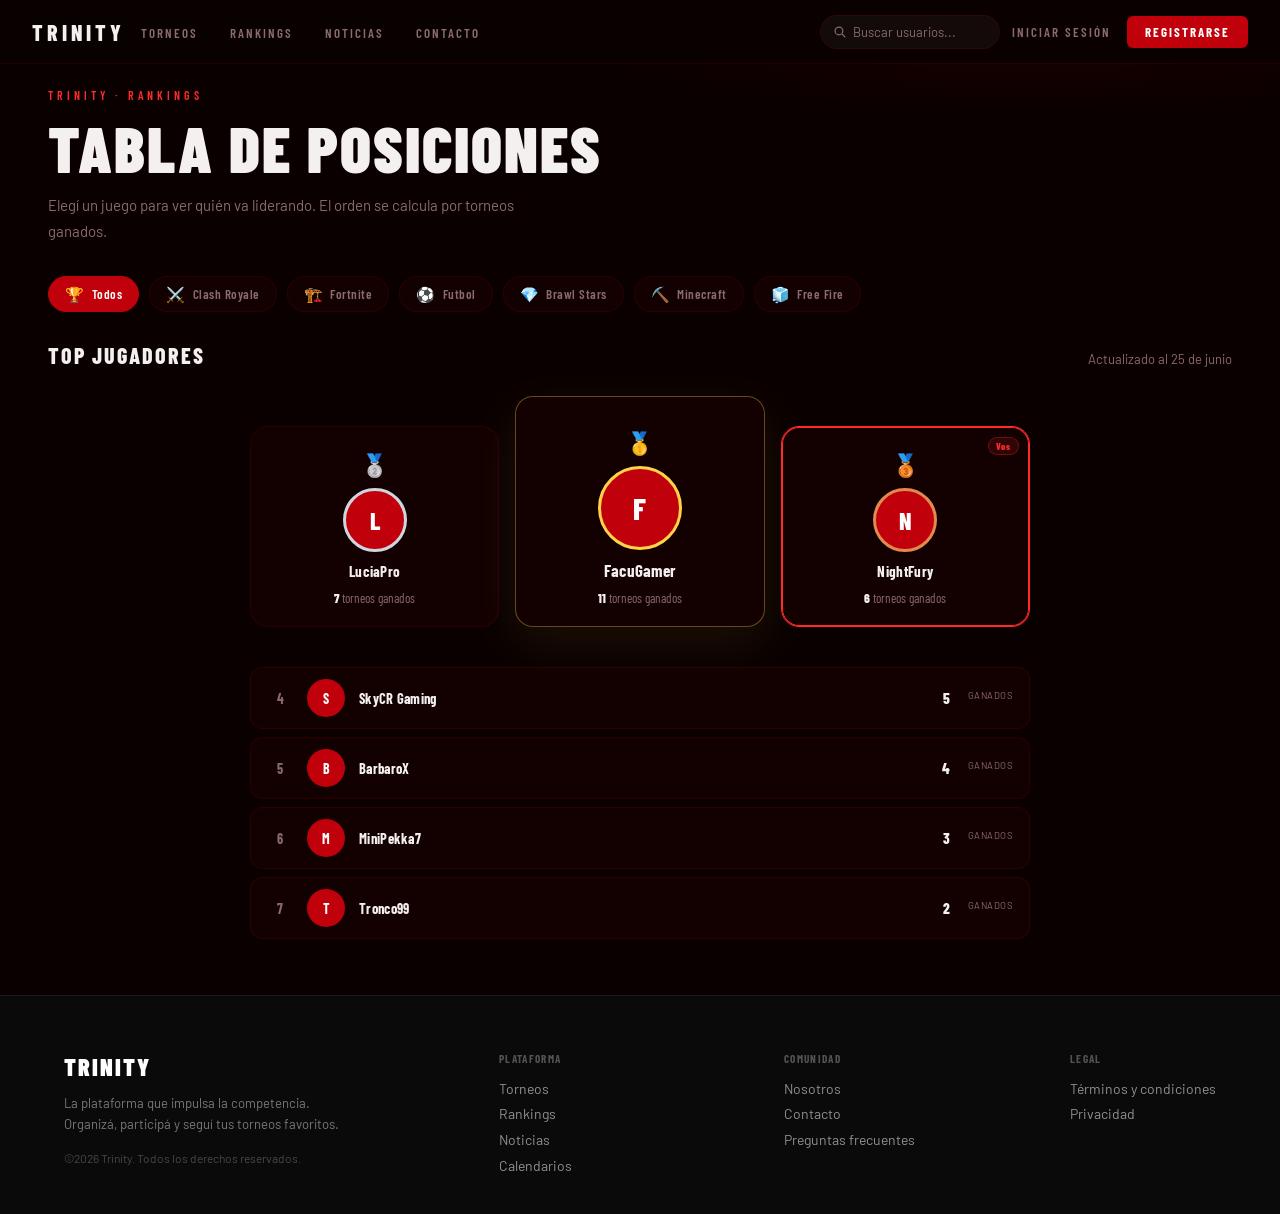
<file: Trinity-page/pages/nav/ranking/ranking.html>
<!DOCTYPE html>
<html lang="es">
<head>
    <meta charset="UTF-8">
    <meta name="viewport" content="width=device-width, initial-scale=1.0">
    <title>Rankings — Trinity</title>
    <link href="https://fonts.googleapis.com/css2?family=Barlow+Condensed:wght@400;600;700;800;900&family=Barlow:wght@300;400;500&display=swap" rel="stylesheet">
    <link rel="stylesheet" href="../../../components/nav.css">
    <link rel="stylesheet" href="../../../components/footer.css">
    <link rel="stylesheet" href="ranking.css">
    <link rel="icon" type="image/png" href="../../../assets/favicon.ico">
</head>
<body>

<!-- ══ NAV ══ -->
<script src="../../../components/nav.js"></script>

<main>
<!-- ══ HERO ══ -->
<section class="ranking-hero">
    <div class="ranking-hero-content">
        <p class="ranking-eyebrow">Trinity · Rankings</p>
        <h1 class="ranking-title">Tabla de posiciones</h1>
        <p class="ranking-subtitle">
            Elegí un juego para ver quién va liderando. El orden se
            calcula por torneos ganados.
        </p>
    </div>
</section>

<!-- ══ FILTROS ══ -->
<div class="filters-wrap">
    <div class="filters-scroll" id="filters-scroll">
        <span class="filter-pill active"><span class="fp-emoji">🏆</span> Todos</span>
        <span class="filter-pill"><span class="fp-emoji">⚔️</span> Clash Royale</span>
        <span class="filter-pill"><span class="fp-emoji">🏗️</span> Fortnite</span>
        <span class="filter-pill"><span class="fp-emoji">⚽</span> Futbol</span>
        <span class="filter-pill"><span class="fp-emoji">💎</span> Brawl Stars</span>
        <span class="filter-pill"><span class="fp-emoji">⛏️</span> Minecraft</span>
        <span class="filter-pill"><span class="fp-emoji">🧊</span> Free Fire</span>
    </div>
</div>

<!-- ══ RANKING ══ -->
<section class="section">
    <div class="section-header">
        <h2 class="section-title">Top jugadores</h2>
        <span class="section-hint">Actualizado al 25 de junio</span>
    </div>

    <div class="podium" id="podium">
        <div class="podium-spot podium-spot--2">
            <span class="podium-medal">🥈</span>
            <div class="podium-avatar">L</div>
            <p class="podium-name">LuciaPro</p>
            <p class="podium-stat"><strong>7</strong> torneos ganados</p>
        </div>
        <div class="podium-spot podium-spot--1">
            <span class="podium-medal">🥇</span>
            <div class="podium-avatar">F</div>
            <p class="podium-name">FacuGamer</p>
            <p class="podium-stat"><strong>11</strong> torneos ganados</p>
        </div>
        <div class="podium-spot podium-spot--3 is-you">
            <span class="podium-medal">🥉</span>
            <div class="podium-avatar">N</div>
            <p class="podium-name">NightFury <span class="podium-you-tag">Vos</span></p>
            <p class="podium-stat"><strong>6</strong> torneos ganados</p>
        </div>
    </div>

    <div class="rank-list" id="rank-list">
        <div class="rank-row">
            <span class="rank-pos">4</span>
            <div class="rank-avatar">S</div>
            <span class="rank-name">SkyCR Gaming</span>
            <div class="rank-stats"><span class="rank-stat-num">5</span><span class="rank-stat-label">ganados</span></div>
        </div>
        <div class="rank-row">
            <span class="rank-pos">5</span>
            <div class="rank-avatar">B</div>
            <span class="rank-name">BarbaroX</span>
            <div class="rank-stats"><span class="rank-stat-num">4</span><span class="rank-stat-label">ganados</span></div>
        </div>
        <div class="rank-row">
            <span class="rank-pos">6</span>
            <div class="rank-avatar">M</div>
            <span class="rank-name">MiniPekka7</span>
            <div class="rank-stats"><span class="rank-stat-num">3</span><span class="rank-stat-label">ganados</span></div>
        </div>
        <div class="rank-row">
            <span class="rank-pos">7</span>
            <div class="rank-avatar">T</div>
            <span class="rank-name">Tronco99</span>
            <div class="rank-stats"><span class="rank-stat-num">2</span><span class="rank-stat-label">ganados</span></div>
        </div>
    </div>
</section>

</main>

<script src="../../../components/footer.js"></script>

</body>
</html>
</file>
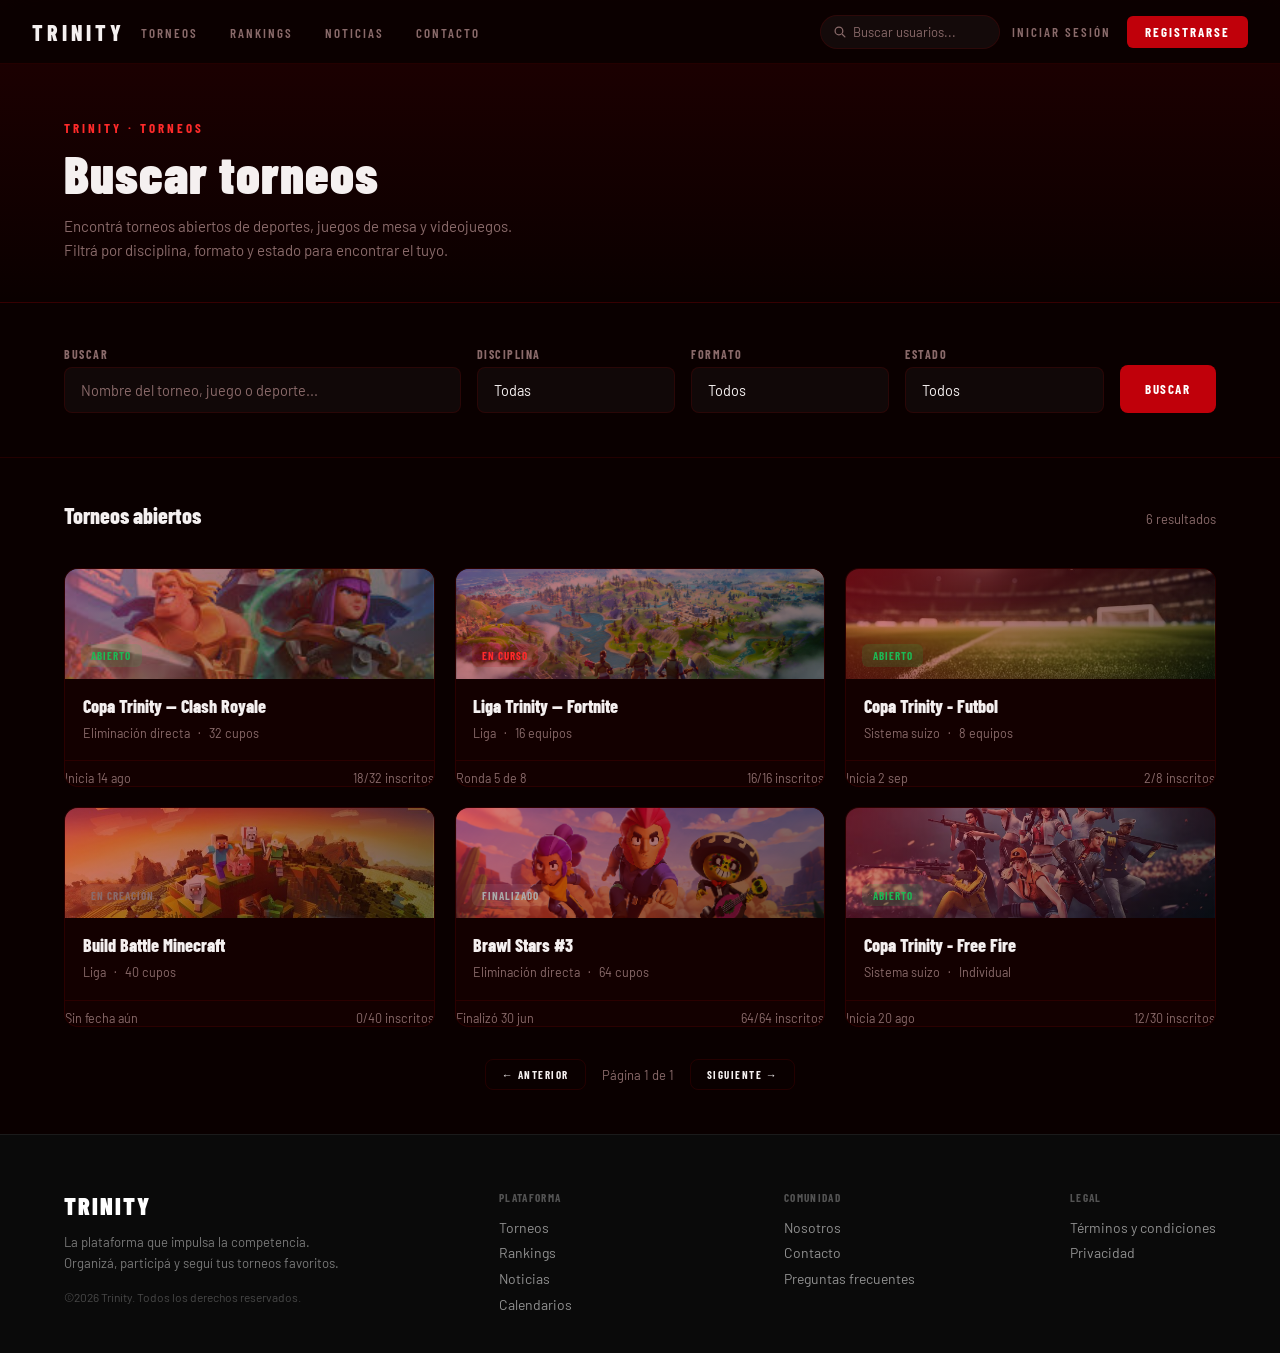
<file: Trinity-page/pages/nav/tournament/buscar.html>
<!DOCTYPE html>
<html lang="es">
<head>
    <meta charset="UTF-8">
    <meta name="viewport" content="width=device-width, initial-scale=1.0">
    <title>Buscar torneos — Trinity</title>
    <link href="https://fonts.googleapis.com/css2?family=Barlow+Condensed:wght@400;600;700;800;900&family=Barlow:wght@300;400;500&display=swap" rel="stylesheet">
    <link rel="stylesheet" href="../../../components/nav.css">
    <link rel="stylesheet" href="../../../components/footer.css">
    <link rel="stylesheet" href="../../../components/ui.css">
    <link rel="stylesheet" href="buscar.css">
    <link rel="icon" type="image/png" href="../../../assets/favicon.ico">
</head>
<body>

<!-- ══ NAV ══ -->
<script src="../../../components/nav.js"></script>

<main>
<!-- ══ HERO ══ -->
<section class="page-hero">
    <p class="page-eyebrow">Trinity · Torneos</p>
    <h1 class="page-title">Buscar torneos</h1>
    <p class="page-subtitle">
        Encontrá torneos abiertos de deportes, juegos de mesa y videojuegos.
        Filtrá por disciplina, formato y estado para encontrar el tuyo.
    </p>
</section>

<!-- ══ FILTROS ══ -->
<section class="content-section search-filters-section">
    <form class="search-filters">
        <div class="field search-field-grow">
            <label class="field-label" for="f-texto">Buscar</label>
            <input class="field-input" type="text" id="f-texto" placeholder="Nombre del torneo, juego o deporte...">
        </div>

        <div class="field">
            <label class="field-label" for="f-disciplina">Disciplina</label>
            <select class="field-select" id="f-disciplina">
                <option value="">Todas</option>
                <option>Fútbol</option>
                <option>Brawl Stars</option>
                <option>Clash Royale</option>
                <option>Free Fire</option>
                <option>Fortnite</option>
                <option>Minecraft</option>
            </select>
        </div>

        <div class="field">
            <label class="field-label" for="f-formato">Formato</label>
            <select class="field-select" id="f-formato">
                <option value="">Todos</option>
                <option>Liga</option>
                <option>Eliminación directa</option>
                <option>Sistema suizo</option>
            </select>
        </div>

        <div class="field">
            <label class="field-label" for="f-estado">Estado</label>
            <select class="field-select" id="f-estado">
                <option value="">Todos</option>
                <option>Abierto</option>
                <option>En curso</option>
                <option>Finalizado</option>
            </select>
        </div>

        <button type="submit" class="btn-primary search-submit">Buscar</button>
    </form>
</section>

<!-- ══ RESULTADOS ══ -->
<section class="content-section">
    <div class="results-head">
        <h2 class="content-section-title">Torneos abiertos</h2>
        <span class="results-count">6 resultados</span>
    </div>

    <div class="grid-cards">

        <article class="entity-card-wrap">
            <a href="detalle.html" class="entity-card">
                <div class="entity-banner" style="background-image:linear-gradient(135deg, rgba(192,0,10,.5), rgba(0,0,0,.6)), url('../../../assets/cards/tournament-banner/ClashBG.jpeg'); background-size:cover; background-position:center;">
                    <span class="badge badge-abierto">Abierto</span>
                </div>
                <div class="entity-body">
                    <h3 class="entity-name">Copa Trinity — Clash Royale</h3>
                    <div class="entity-meta">
                        <span>Eliminación directa</span><span>·</span><span>32 cupos</span>
                    </div>
                </div>
                <div class="entity-foot">
                    <span>Inicia 14 ago</span>
                    <span>18/32 inscritos</span>
                </div>
            </a>
        </article>

        <article class="entity-card-wrap">
            <a href="detalle.html" class="entity-card">
                <div class="entity-banner" style="background-image:linear-gradient(135deg, rgba(192,0,10,.5), rgba(0,0,0,.6)), url('../../../assets/cards/tournament-banner/FortBG.jpg'); background-size:cover; background-position:center;">
                    <span class="badge badge-en_curso">En curso</span>
                </div>
                <div class="entity-body">
                    <h3 class="entity-name">Liga Trinity — Fortnite</h3>
                    <div class="entity-meta">
                        <span>Liga</span><span>·</span><span>16 equipos</span>
                    </div>
                </div>
                <div class="entity-foot">
                    <span>Ronda 5 de 8</span>
                    <span>16/16 inscritos</span>
                </div>
            </a>
        </article>

        <article class="entity-card-wrap">
            <a href="detalle.html" class="entity-card">
                <div class="entity-banner" style="background-image:linear-gradient(135deg, rgba(192,0,10,.5), rgba(0,0,0,.6)), url('../../../assets/cards/tournament-banner/FutbolBG.jpg'); background-size:cover; background-position:center;">
                    <span class="badge badge-abierto">Abierto</span>
                </div>
                <div class="entity-body">
                    <h3 class="entity-name">Copa Trinity - Futbol</h3>
                    <div class="entity-meta">
                        <span>Sistema suizo</span><span>·</span><span>8 equipos</span>
                    </div>
                </div>
                <div class="entity-foot">
                    <span>Inicia 2 sep</span>
                    <span>2/8 inscritos</span>
                </div>
            </a>
        </article>

        <article class="entity-card-wrap">
            <a href="detalle.html" class="entity-card">
                <div class="entity-banner" style="background-image:linear-gradient(135deg, rgba(192,0,10,.5), rgba(0,0,0,.6)), url('../../../assets/cards/tournament-banner/MineBG.jpg'); background-size:cover; background-position:center;">
                    <span class="badge badge-en_creacion">En creación</span>
                </div>
                <div class="entity-body">
                    <h3 class="entity-name">Build Battle Minecraft</h3>
                    <div class="entity-meta">
                        <span>Liga</span><span>·</span><span>40 cupos</span>
                    </div>
                </div>
                <div class="entity-foot">
                    <span>Sin fecha aún</span>
                    <span>0/40 inscritos</span>
                </div>
            </a>
        </article>

        <article class="entity-card-wrap">
            <a href="detalle.html" class="entity-card">
                <div class="entity-banner" style="background-image:linear-gradient(135deg, rgba(192,0,10,.5), rgba(0,0,0,.6)), url('../../../assets/cards/tournament-banner/BSBG.png'); background-size:cover; background-position:center;">
                    <span class="badge badge-finalizado">Finalizado</span>
                </div>
                <div class="entity-body">
                    <h3 class="entity-name">Brawl Stars #3</h3>
                    <div class="entity-meta">
                        <span>Eliminación directa</span><span>·</span><span>64 cupos</span>
                    </div>
                </div>
                <div class="entity-foot">
                    <span>Finalizó 30 jun</span>
                    <span>64/64 inscritos</span>
                </div>
            </a>
        </article>

        <article class="entity-card-wrap">
            <a href="detalle.html" class="entity-card">
                <div class="entity-banner" style="background:linear-gradient(135deg, rgba(192,0,10,.45), rgba(0,0,0,.6)), url('../../../assets/cards/tournament-banner/FreeBG.png'); background-size:cover; background-position:center;"> 
                    <span class="badge badge-abierto">Abierto</span>
                </div>
                <div class="entity-body">
                    <h3 class="entity-name">Copa Trinity - Free Fire</h3>
                    <div class="entity-meta">
                        <span>Sistema suizo</span><span>·</span><span>Individual</span>
                    </div>
                </div>
                <div class="entity-foot">
                    <span>Inicia 20 ago</span>
                    <span>12/30 inscritos</span>
                </div>
            </a>
        </article>

    </div>

    <div class="pagination">
        <button class="btn-secondary btn-sm" disabled>← Anterior</button>
        <span class="pagination-info">Página 1 de 1</span>
        <button class="btn-secondary btn-sm" disabled>Siguiente →</button>
    </div>
</section>

</main>

<script src="../../../components/footer.js"></script>
</body>
</html>
</file>
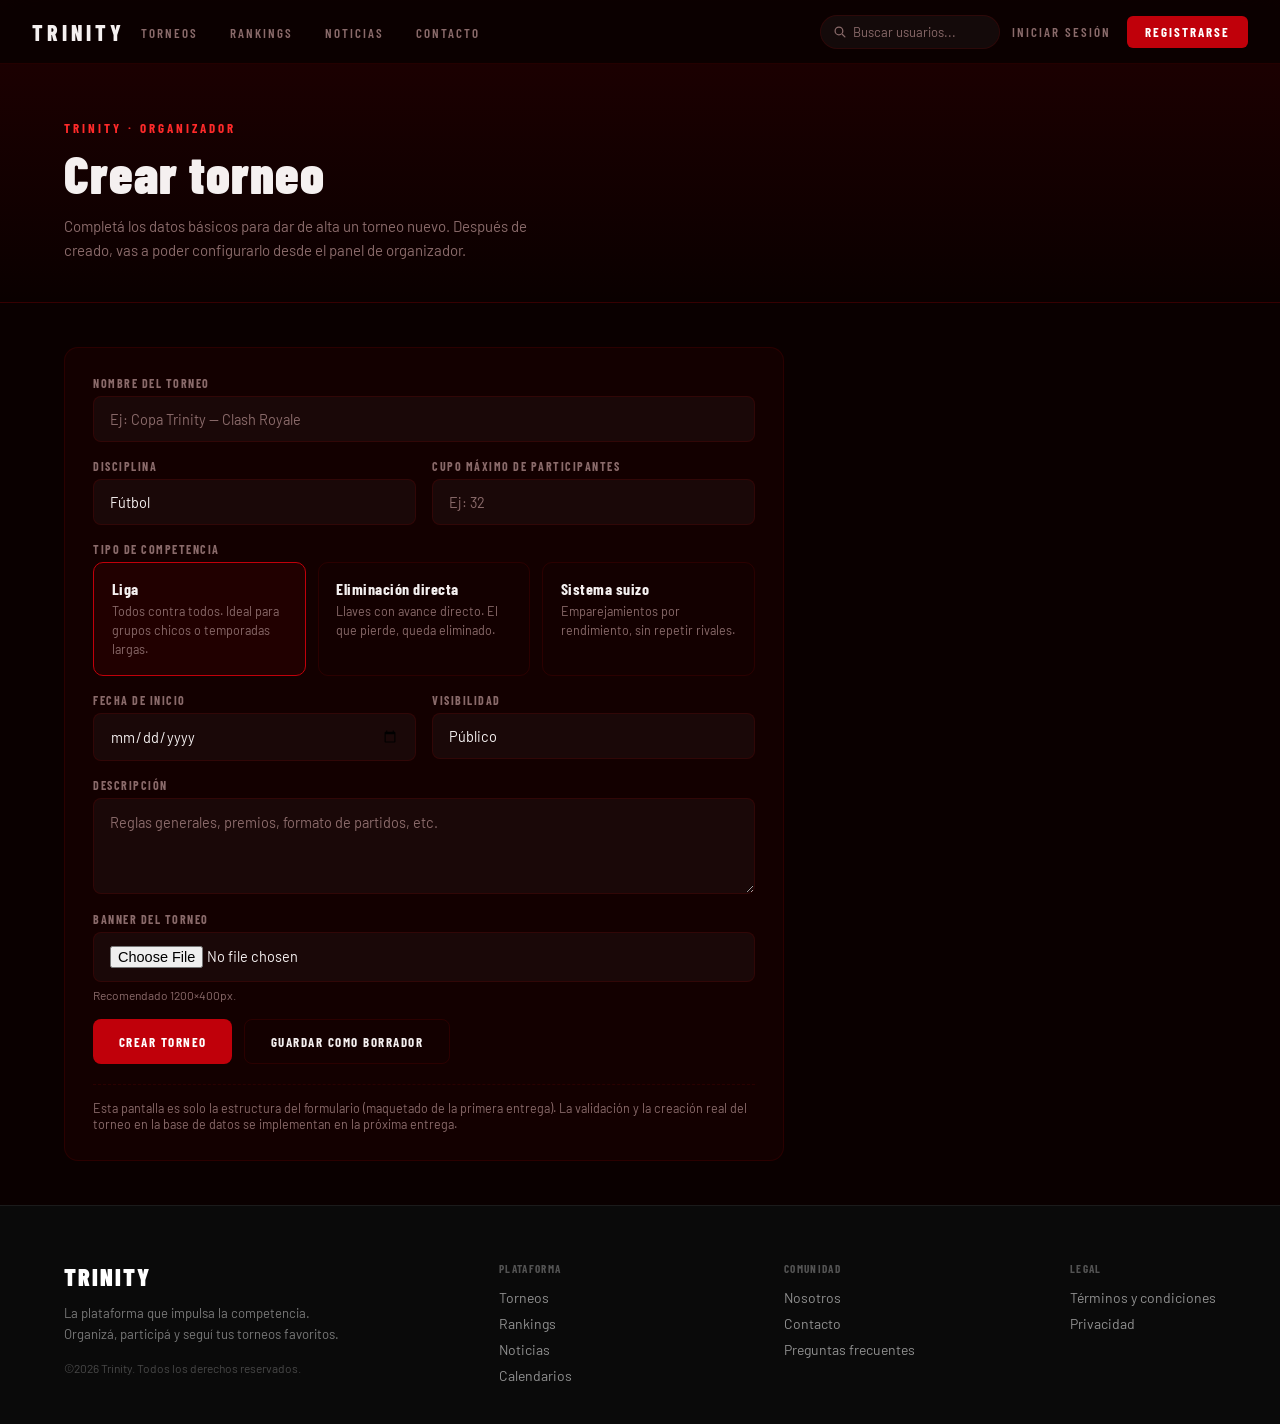
<file: Trinity-page/pages/nav/tournament/crear.html>
<!DOCTYPE html>
<html lang="es">
<head>
    <meta charset="UTF-8">
    <meta name="viewport" content="width=device-width, initial-scale=1.0">
    <title>Crear torneo — Trinity</title>
    <link href="https://fonts.googleapis.com/css2?family=Barlow+Condensed:wght@400;600;700;800;900&family=Barlow:wght@300;400;500&display=swap" rel="stylesheet">
    <link rel="stylesheet" href="../../../components/nav.css">
    <link rel="stylesheet" href="../../../components/footer.css">
    <link rel="stylesheet" href="../../../components/ui.css">
    <link rel="stylesheet" href="crear.css">
    <link rel="icon" type="image/png" href="../../../assets/favicon.ico">
</head>
<body>

<!-- ══ NAV ══ -->
<script src="../../../components/nav.js"></script>

<main>
<section class="page-hero">
    <p class="page-eyebrow">Trinity · Organizador</p>
    <h1 class="page-title">Crear torneo</h1>
    <p class="page-subtitle">
        Completá los datos básicos para dar de alta un torneo nuevo. Después de creado,
        vas a poder configurarlo desde el panel de organizador.
    </p>
</section>

<section class="content-section">
    <form class="form-card create-form">

        <div class="field">
            <label class="field-label" for="ct-nombre">Nombre del torneo</label>
            <input class="field-input" type="text" id="ct-nombre" placeholder="Ej: Copa Trinity — Clash Royale">
        </div>

        <div class="field-row cols-2">
            <div class="field">
                <label class="field-label" for="ct-disciplina">Disciplina</label>
                <select class="field-select" id="ct-disciplina">
                    <option>Fútbol</option>
                    <option>Ajedrez</option>
                    <option>Brawl Stars</option>
                    <option>Clash Royale</option>
                    <option>Dota 2</option>
                    <option>Fortnite</option>
                    <option>Minecraft</option>
                    <option>Otra...</option>
                </select>
            </div>
            <div class="field">
                <label class="field-label" for="ct-cupo">Cupo máximo de participantes</label>
                <input class="field-input" type="number" id="ct-cupo" placeholder="Ej: 32" min="2">
            </div>
        </div>

        <div class="field">
            <label class="field-label">Tipo de competencia</label>
            <div class="option-cards">
                <label class="option-card">
                    <input type="radio" name="formato" checked>
                    <div class="option-card-title">Liga</div>
                    <div class="option-card-desc">Todos contra todos. Ideal para grupos chicos o temporadas largas.</div>
                </label>
                <label class="option-card">
                    <input type="radio" name="formato">
                    <div class="option-card-title">Eliminación directa</div>
                    <div class="option-card-desc">Llaves con avance directo. El que pierde, queda eliminado.</div>
                </label>
                <label class="option-card">
                    <input type="radio" name="formato">
                    <div class="option-card-title">Sistema suizo</div>
                    <div class="option-card-desc">Emparejamientos por rendimiento, sin repetir rivales.</div>
                </label>
            </div>
        </div>

        <div class="field-row cols-2">
            <div class="field">
                <label class="field-label" for="ct-fecha">Fecha de inicio</label>
                <input class="field-input" type="date" id="ct-fecha">
            </div>
            <div class="field">
                <label class="field-label" for="ct-visibilidad">Visibilidad</label>
                <select class="field-select" id="ct-visibilidad">
                    <option>Público</option>
                    <option>Privado (solo con invitación)</option>
                </select>
            </div>
        </div>

        <div class="field">
            <label class="field-label" for="ct-desc">Descripción</label>
            <textarea class="field-textarea" id="ct-desc" placeholder="Reglas generales, premios, formato de partidos, etc."></textarea>
        </div>

        <div class="field">
            <label class="field-label" for="ct-banner">Banner del torneo</label>
            <input class="field-input" type="file" id="ct-banner" accept="image/*">
            <span class="field-hint">Recomendado 1200×400px.</span>
        </div>

        <div class="form-actions">
            <button type="button" class="btn-primary">Crear torneo</button>
            <button type="button" class="btn-secondary">Guardar como borrador</button>
        </div>

        <p class="form-note">
            Esta pantalla es solo la estructura del formulario (maquetado de la primera entrega).
            La validación y la creación real del torneo en la base de datos se implementan en la próxima entrega.
        </p>
    </form>
</section>

</main>

<script src="../../../components/footer.js"></script>
</body>
</html>
</file>
<file: Trinity-page/style.css>
:root {
    --bg:         #0a0000;
    --bg2:        #0f0000;
    --accent:     #c0000a;
    --accent2:    #ff2a2a;
    --text:       #f5f0f0;
    --text-muted: #8a6a6a;
    --card-bg:    #130000;
    --border:     rgba(180,0,0,0.15);
}

* { margin: 0; padding: 0; box-sizing: border-box; }

body {
    background: var(--bg);
    color: var(--text);
    font-family: 'Barlow', sans-serif;
    overflow-x: hidden;
}

/* ── NAVBAR ── */
nav {
    position: fixed;
    top: 0; left: 0; right: 0;
    z-index: 100;
    display: flex;
    align-items: center;
    justify-content: space-between;
    padding: 0 3rem;
    height: 64px;
    background: rgba(10, 0, 0, 0.88);
    backdrop-filter: blur(16px);
    border-bottom: 1px solid var(--border);
}

.nav-logo {
    font-family: 'Barlow Condensed', sans-serif;
    font-size: 22px;
    font-weight: 800;
    letter-spacing: 4px;
    color: var(--text);
    text-decoration: none;
}

.nav-links {
    display: flex;
    align-items: center;
    gap: 2.5rem;
    list-style: none;
}

.nav-links a {
    font-family: 'Barlow Condensed', sans-serif;
    font-size: 13px;
    font-weight: 600;
    letter-spacing: 2px;
    text-transform: uppercase;
    color: var(--text-muted);
    text-decoration: none;
    transition: color 0.2s;
}

.nav-links a:hover { color: var(--text); }

.nav-actions {
    display: flex;
    align-items: center;
    gap: 1rem;
}

#nav-guest {
    display: flex;
    align-items: center;
    gap: 1rem;
}

.btn-login {
    font-family: 'Barlow Condensed', sans-serif;
    font-size: 13px;
    font-weight: 600;
    letter-spacing: 2px;
    text-transform: uppercase;
    color: var(--text-muted);
    text-decoration: none;
    transition: color 0.2s;
}

.btn-login:hover { color: var(--text); }

.btn-register {
    font-family: 'Barlow Condensed', sans-serif;
    font-size: 13px;
    font-weight: 700;
    letter-spacing: 2px;
    text-transform: uppercase;
    color: #fff;
    text-decoration: none;
    background: var(--accent);
    padding: 8px 20px;
    border-radius: 6px;
    transition: background 0.2s, transform 0.2s;
}

.btn-register:hover {
    background: var(--accent2);
    transform: translateY(-1px);
}

/* ── USER DROPDOWN ── */
.user-menu { position: relative; display: none; }
.user-menu.active { display: block; }

.user-trigger {
    display: flex;
    align-items: center;
    gap: 10px;
    cursor: pointer;
    padding: 6px 12px;
    border-radius: 8px;
    transition: background 0.2s;
}

.user-trigger:hover { background: rgba(192,0,10,0.1); }

.user-avatar {
    width: 34px;
    height: 34px;
    border-radius: 50%;
    background: var(--accent);
    display: flex;
    align-items: center;
    justify-content: center;
    font-family: 'Barlow Condensed', sans-serif;
    font-weight: 700;
    font-size: 14px;
    color: #fff;
    overflow: hidden;
}

.user-avatar img { width: 100%; height: 100%; object-fit: cover; }

.user-name {
    font-family: 'Barlow Condensed', sans-serif;
    font-size: 14px;
    font-weight: 600;
    letter-spacing: 1px;
}

.user-chevron {
    font-size: 10px;
    color: var(--text-muted);
    transition: transform 0.2s;
}

.user-trigger.open .user-chevron { transform: rotate(180deg); }

.user-dropdown {
    position: absolute;
    top: calc(100% + 10px);
    right: 0;
    background: #110000;
    border: 1px solid var(--border);
    border-radius: 10px;
    min-width: 200px;
    overflow: hidden;
    display: none;
    box-shadow: 0 20px 40px rgba(0,0,0,0.6);
}

.user-dropdown.open { display: block; }

.dropdown-header {
    padding: 14px 16px;
    border-bottom: 1px solid var(--border);
    display: flex;
    align-items: center;
    gap: 10px;
}

.dropdown-avatar {
    width: 38px;
    height: 38px;
    border-radius: 50%;
    background: var(--accent);
    display: flex;
    align-items: center;
    justify-content: center;
    font-family: 'Barlow Condensed', sans-serif;
    font-weight: 700;
    font-size: 15px;
    overflow: hidden;
}

.dropdown-avatar img { width: 100%; height: 100%; object-fit: cover; }

.dropdown-username {
    font-family: 'Barlow Condensed', sans-serif;
    font-size: 15px;
    font-weight: 700;
    letter-spacing: 1px;
}

.dropdown-item {
    display: flex;
    align-items: center;
    gap: 10px;
    padding: 11px 16px;
    font-size: 13px;
    color: var(--text-muted);
    text-decoration: none;
    cursor: pointer;
    transition: background 0.15s, color 0.15s;
    border: none;
    background: none;
    width: 100%;
    text-align: left;
    font-family: 'Barlow', sans-serif;
}

.dropdown-item:hover { background: rgba(192,0,10,0.08); color: var(--text); }
.dropdown-item.danger { color: #ff4d4d; }
.dropdown-item.danger:hover { background: rgba(255,77,77,0.08); }

.dropdown-divider { height: 1px; background: var(--border); margin: 4px 0; }

/* ── HERO ── */
.hero {
    min-height: 100vh;
    display: grid;
    grid-template-columns: 1fr 1fr;
    align-items: center;
    padding: 64px 3rem 0;
    position: relative;
    overflow: hidden;
}

.hero::before {
    content: '';
    position: absolute;
    inset: 0;
    background:
        radial-gradient(ellipse 60% 60% at 70% 50%, rgba(192,0,10,0.10) 0%, transparent 70%),
        radial-gradient(ellipse 40% 40% at 20% 80%, rgba(120,0,0,0.07) 0%, transparent 60%);
    pointer-events: none;
}

.hero-content { position: relative; z-index: 1; }

.hero-eyebrow {
    font-family: 'Barlow Condensed', sans-serif;
    font-size: 12px;
    font-weight: 600;
    letter-spacing: 4px;
    text-transform: uppercase;
    color: var(--accent2);
    margin-bottom: 1.5rem;
}

.hero-title {
    font-family: 'Barlow Condensed', sans-serif;
    font-size: clamp(56px, 8vw, 96px);
    font-weight: 900;
    line-height: 0.9;
    text-transform: uppercase;
    margin-bottom: 1.5rem;
}

.hero-title .accent { color: var(--accent); }

.hero-subtitle {
    font-size: 15px;
    font-weight: 300;
    color: var(--text-muted);
    line-height: 1.7;
    max-width: 420px;
    margin-bottom: 2.5rem;
    text-transform: uppercase;
    letter-spacing: 1px;
}

.hero-cta {
    display: inline-flex;
    align-items: center;
    gap: 10px;
    font-family: 'Barlow Condensed', sans-serif;
    font-size: 14px;
    font-weight: 700;
    letter-spacing: 3px;
    text-transform: uppercase;
    color: #fff;
    text-decoration: none;
    background: var(--accent);
    padding: 14px 32px;
    border-radius: 6px;
    transition: background 0.2s, transform 0.2s, box-shadow 0.2s;
    box-shadow: 0 0 30px rgba(192,0,10,0.35);
}

.hero-cta:hover {
    background: var(--accent2);
    transform: translateY(-2px);
    box-shadow: 0 0 40px rgba(255,42,42,0.4);
}

.hero-image {
    display: flex;
    align-items: center;
    justify-content: center;
    height: 500px;
}

.hero-img-placeholder {
    width: 100%;
    height: 100%;
    background: linear-gradient(135deg, rgba(192,0,10,0.06), rgba(80,0,0,0.03));
    border-radius: 16px;
    border: 1px solid var(--border);
    display: flex;
    align-items: center;
    justify-content: center;
    color: var(--text-muted);
    font-family: 'Barlow Condensed', sans-serif;
    letter-spacing: 2px;
    font-size: 13px;
}

.hero-img-placeholder img { width: 100%; height: 100%; object-fit: cover; border-radius: 16px; }

/* ── SECTIONS ── */
.section { padding: 5rem 3rem; }

.scroll-hint { display: none; }

.section-header {
    display: flex;
    align-items: baseline;
    justify-content: space-between;
    margin-bottom: 2rem;
}

.section-title {
    font-family: 'Barlow Condensed', sans-serif;
    font-size: 32px;
    font-weight: 800;
    letter-spacing: 2px;
    text-transform: uppercase;
}

.section-link {
    font-family: 'Barlow Condensed', sans-serif;
    font-size: 13px;
    font-weight: 600;
    letter-spacing: 2px;
    text-transform: uppercase;
    color: var(--accent);
    text-decoration: none;
    transition: color 0.2s;
}

.section-link:hover { color: var(--accent2); }

/* ── CARDS ── */
.cards-scroll-wrapper { position: relative; }

.cards-scroll {
    display: flex;
    gap: 1.25rem;
    overflow-x: auto;
    scroll-snap-type: x mandatory;
    scrollbar-width: none;
    padding-bottom: 8px;
    cursor: grab;
}

.cards-scroll::-webkit-scrollbar { display: none; }
.cards-scroll.grabbing { cursor: grabbing; }

.card {
    flex: 0 0 280px;
    scroll-snap-align: start;
    background: var(--card-bg);
    border: 1px solid var(--border);
    border-radius: 14px;
    overflow: hidden;
    transition: transform 0.25s, border-color 0.25s;
}

.card:hover {
    transform: translateY(-4px);
    border-color: rgba(192,0,10,0.4);
}

.card-banner {
    width: 100%;
    height: 160px;
    background: linear-gradient(135deg, #1a0000, #0f0000);
    position: relative;
    overflow: visible;
}

.card-banner img { width: 100%; height: 100%; object-fit: cover; }

.card-banner-image {
    width: 100%;
    height: 100%;
    display: flex;
    align-items: center;
    justify-content: center;
    color: var(--text-muted);
    font-family: 'Barlow Condensed', sans-serif;
    font-size: 11px;
    letter-spacing: 2px;
    text-transform: uppercase;
}

.card-logo {
    position: absolute;
    bottom: -22px;
    left: 16px;
    width: 44px;
    height: 44px;
    border-radius: 50%;
    background: var(--bg2);
    border: 2px solid var(--border);
    overflow: hidden;
    display: flex;
    align-items: center;
    justify-content: center;
    z-index: 1;
}

.card-logo img { width: 100%; height: 100%; object-fit: cover; }

.card-logo-placeholder {
    width: 100%;
    height: 100%;
    display: flex;
    align-items: center;
    justify-content: center;
    font-size: 18px;
}

.card-body { padding: 32px 16px 16px; }

.card-name {
    font-family: 'Barlow Condensed', sans-serif;
    font-size: 17px;
    font-weight: 700;
    letter-spacing: 1px;
    margin-bottom: 4px;
}

.card-tag {
    font-size: 11px;
    font-weight: 500;
    letter-spacing: 1px;
    text-transform: uppercase;
    color: var(--text-muted);
}

a.card-link {
    display: block;
    text-decoration: none;
    color: inherit;
}
/* ── SCROLL ARROWS ── */
.scroll-arrow {
    position: absolute;
    top: 50%;
    transform: translateY(-50%);
    width: 38px;
    height: 38px;
    border-radius: 50%;
    background: rgba(15,0,0,0.95);
    border: 1px solid var(--border);
    color: var(--text);
    display: flex;
    align-items: center;
    justify-content: center;
    cursor: pointer;
    z-index: 10;
    transition: background 0.2s, border-color 0.2s;
    font-size: 14px;
}

.scroll-arrow:hover { background: var(--accent); border-color: var(--accent); }
.scroll-arrow.left { left: -18px; }
.scroll-arrow.right { right: -18px; }

/* ── FOOTER ── */
footer {
    border-top: 1px solid var(--border);
    padding: 3rem;
    display: grid;
    grid-template-columns: 1fr 1fr 1fr auto;
    gap: 2rem;
    align-items: start;
}

.footer-brand .nav-logo { display: block; margin-bottom: 0.75rem; }

.footer-desc {
    font-size: 13px;
    color: var(--text-muted);
    line-height: 1.6;
    max-width: 220px;
}

.footer-col h4 {
    font-family: 'Barlow Condensed', sans-serif;
    font-size: 13px;
    font-weight: 700;
    letter-spacing: 3px;
    text-transform: uppercase;
    color: var(--text-muted);
    margin-bottom: 1rem;
}

.footer-col a {
    display: block;
    font-size: 13px;
    color: var(--text-muted);
    text-decoration: none;
    margin-bottom: 0.5rem;
    transition: color 0.2s;
}

.footer-col a:hover { color: var(--text); }

.footer-copy {
    font-size: 12px;
    color: var(--text-muted);
    margin-top: 0.5rem;
}

.hamburger { display: none; }
.mobile-menu { display: none; }

/* ── RESPONSIVE ── */
@media (max-width: 480px) {
    nav { padding: 0 1rem; }
    .nav-links { display: none; }
    .btn-login { display: none; }
    .btn-register { display: none; }

    .hamburger {
        display: flex;
        flex-direction: column;
        gap: 5px;
        cursor: pointer;
        padding: 6px;
    }

    .hamburger span {
        display: block;
        width: 22px;
        height: 2px;
        background: var(--text);
        border-radius: 2px;
    }

    .mobile-menu {
        display: none;
        position: fixed;
        top: 64px;
        left: 0; right: 0;
        background: rgba(10,0,0,0.98);
        backdrop-filter: blur(16px);
        border-bottom: 1px solid var(--border);
        flex-direction: column;
        padding: 1rem;
        z-index: 99;
        animation: slideDown 0.2s ease;
    }

    .mobile-menu-open { display: flex; }

    @keyframes slideDown {
        from { opacity: 0; transform: translateY(-10px); }
        to   { opacity: 1; transform: translateY(0); }
    }

    .mobile-menu a {
        font-family: 'Barlow Condensed', sans-serif;
        font-size: 16px;
        letter-spacing: 2px;
        text-transform: uppercase;
        color: var(--text-muted);
        text-decoration: none;
        padding: 12px 8px;
        border-bottom: 1px solid var(--border);
        transition: color 0.2s;
    }

    .mobile-menu a:last-child { border-bottom: none; }
    .mobile-menu a:hover { color: var(--text); }

    .mobile-menu .mobile-auth {
        display: flex;
        gap: 1rem;
        padding: 12px 8px;
        margin-top: 4px;
    }

    .mobile-menu .btn-login,
    .mobile-menu .btn-register { display: inline-block; font-size: 12px; }

    .hero {
        grid-template-columns: 1fr;
        padding: 80px 1rem 2rem;
        min-height: auto;
        gap: 1.5rem;
    }

    .hero-image { height: 220px; order: -1; }
    .hero-title { font-size: 52px; }
    .hero-subtitle { font-size: 13px; }

    .scroll-hint {
        display: flex;
        justify-content: center;
        padding: 1rem 0 2rem;
    }

    .scroll-hint a {
        width: 40px;
        height: 40px;
        border-radius: 50%;
        background: rgba(192,0,10,0.1);
        border: 1px solid var(--border);
        display: flex;
        align-items: center;
        justify-content: center;
        color: var(--text-muted);
        font-size: 18px;
        text-decoration: none;
        animation: bounce 1.5s infinite;
    }

    @keyframes bounce {
        0%, 100% { transform: translateY(0); }
        50%       { transform: translateY(6px); }
    }

    .cards-scroll {
        display: grid;
        grid-template-columns: 1fr 1fr;
        overflow-x: unset;
        cursor: default;
    }

    .card { flex: unset; }
    .card-banner { height: 110px; }
    .scroll-arrow { display: none; }
    .section { padding: 2.5rem 1rem; }
    .section-title { font-size: 24px; }

    footer {
        grid-template-columns: 1fr 1fr;
        padding: 2rem 1rem;
        gap: 1.5rem;
    }

    .footer-brand { grid-column: 1 / -1; }
    .footer-col:last-child { grid-column: 1 / -1; }
}
</file>
<file: Trinity-page/components/nav.css>
/* ══════════════════════════════════════════
   TRINITY — Nav compartido
   Incluir en todas las páginas junto a nav.js
   ══════════════════════════════════════════ */

:root {
    --bg:         #0a0000;
    --bg2:        #0f0000;
    --accent:     #c0000a;
    --accent2:    #ff2a2a;
    --text:       #f5f0f0;
    --text-muted: #8a6a6a;
    --card-bg:    #130000;
    --border:     rgba(180,0,0,0.15);
    --danger:     #ff4d4d;
    --green:      #1db954;
}

/* ══ NAV BASE ══ */
nav {
    position:        fixed;
    top: 0; left: 0; right: 0;
    z-index:         100;
    display:         flex;
    align-items:     center;
    justify-content: space-between;
    padding:         0 2rem;
    height:          64px;
    background:      rgba(10,0,0,0.88);
    backdrop-filter: blur(16px);
    border-bottom:   1px solid var(--border);
    gap:             1rem;
}

.nav-logo {
    font-family:    'Barlow Condensed', sans-serif;
    font-size:      22px;
    font-weight:    800;
    letter-spacing: 4px;
    color:          var(--text);
    text-decoration: none;
    flex-shrink:    0;
}

.nav-links {
    display:     flex;
    align-items: center;
    gap:         2rem;
    list-style:  none;
    flex-shrink: 0;
}
.nav-links a {
    font-family:     'Barlow Condensed', sans-serif;
    font-size:       13px;
    font-weight:     600;
    letter-spacing:  2px;
    text-transform:  uppercase;
    color:           var(--text-muted);
    text-decoration: none;
    transition:      color 0.2s;
}
.nav-links a:hover { color: var(--text); }

/* ══ NAV ACTIONS (derecha) ══ */
.nav-actions {
    display:     flex;
    align-items: center;
    gap:         0.75rem;
    margin-left: auto;
}

#nav-guest {
    display:     flex;
    align-items: center;
    gap:         1rem;
    flex-shrink: 0;
}

.btn-login {
    font-family:     'Barlow Condensed', sans-serif;
    font-size:       13px;
    font-weight:     600;
    letter-spacing:  2px;
    text-transform:  uppercase;
    color:           var(--text-muted);
    text-decoration: none;
    transition:      color 0.2s;
    white-space:     nowrap;
}
.btn-login:hover { color: var(--text); }

.btn-register {
    font-family:     'Barlow Condensed', sans-serif;
    font-size:       13px;
    font-weight:     700;
    letter-spacing:  2px;
    text-transform:  uppercase;
    color:           #fff;
    text-decoration: none;
    background:      var(--accent);
    padding:         8px 18px;
    border-radius:   6px;
    transition:      background 0.2s, transform 0.2s;
    white-space:     nowrap;
}
.btn-register:hover { background: var(--accent2); transform: translateY(-1px); }

/* ══ BUSCADOR ══ */
.nav-search {
    position:   relative;
    flex-shrink: 1;
}

.nav-search-input-wrap {
    display:     flex;
    align-items: center;
    gap:         6px;
    background:  rgba(255,255,255,0.04);
    border:      1px solid var(--border);
    border-radius: 20px;
    padding:     0 12px;
    height:      34px;
    transition:  border-color 0.2s, background 0.2s;
    width:       180px;
}
.nav-search-input-wrap:focus-within {
    border-color: rgba(192,0,10,0.4);
    background:   rgba(255,255,255,0.06);
    width:        220px;
}

.nav-search-icon {
    width:      14px;
    height:     14px;
    color:      var(--text-muted);
    flex-shrink: 0;
}

.nav-search-input {
    background:  transparent;
    border:      none;
    outline:     none;
    color:       var(--text);
    font-family: 'Barlow', sans-serif;
    font-size:   13px;
    width:       100%;
    min-width:   0;
}
.nav-search-input::placeholder { color: var(--text-muted); }

/* Dropdown de resultados */
.nav-search-results {
    position:      absolute;
    top:           calc(100% + 8px);
    right:         0;
    width:         280px;
    background:    #110000;
    border:        1px solid var(--border);
    border-radius: 12px;
    overflow:      hidden;
    box-shadow:    0 20px 40px rgba(0,0,0,0.6);
    display:       none;
    z-index:       200;
}
.nav-search-results.open { display: block; }

.search-result-item {
    display:         flex;
    align-items:     center;
    gap:             10px;
    padding:         10px 14px;
    text-decoration: none;
    color:           var(--text);
    transition:      background 0.15s;
    cursor:          pointer;
}
.search-result-item:hover { background: rgba(192,0,10,0.08); }
.search-result-item + .search-result-item {
    border-top: 1px solid var(--border);
}

.search-result-avatar {
    width:           36px;
    height:          36px;
    border-radius:   50%;
    background:      var(--accent);
    display:         flex;
    align-items:     center;
    justify-content: center;
    font-family:     'Barlow Condensed', sans-serif;
    font-weight:     700;
    font-size:       15px;
    color:           #fff;
    overflow:        hidden;
    flex-shrink:     0;
}
.search-result-avatar img { width: 100%; height: 100%; object-fit: cover; }

.search-result-name {
    font-family:    'Barlow Condensed', sans-serif;
    font-size:      15px;
    font-weight:    700;
    letter-spacing: 0.5px;
}
.search-result-user {
    font-size: 12px;
    color:     var(--text-muted);
    margin-top: 1px;
}

.search-loading,
.search-empty {
    padding:    16px 14px;
    font-size:  13px;
    color:      var(--text-muted);
    text-align: center;
}
.search-empty strong { color: var(--text); }

/* ══ USER MENU ══ */
.user-menu { position: relative; display: none; flex-shrink: 0; }
.user-menu.active { display: block; }

.user-trigger {
    display:     flex;
    align-items: center;
    gap:         8px;
    cursor:      pointer;
    padding:     6px 10px;
    border-radius: 8px;
    transition:  background 0.2s;
}
.user-trigger:hover { background: rgba(192,0,10,0.1); }

.user-avatar {
    width:           34px;
    height:          34px;
    border-radius:   50%;
    background:      var(--accent);
    display:         flex;
    align-items:     center;
    justify-content: center;
    font-family:     'Barlow Condensed', sans-serif;
    font-weight:     700;
    font-size:       14px;
    color:           #fff;
    overflow:        hidden;
}
.user-avatar img { width: 100%; height: 100%; object-fit: cover; }

.user-name {
    font-family:    'Barlow Condensed', sans-serif;
    font-size:      14px;
    font-weight:    600;
    letter-spacing: 1px;
}
.user-chevron { font-size: 10px; color: var(--text-muted); transition: transform 0.2s; }
.user-trigger.open .user-chevron { transform: rotate(180deg); }

.user-dropdown {
    position:      absolute;
    top:           calc(100% + 10px);
    right:         0;
    background:    #110000;
    border:        1px solid var(--border);
    border-radius: 10px;
    min-width:     200px;
    overflow:      hidden;
    display:       none;
    box-shadow:    0 20px 40px rgba(0,0,0,0.6);
    z-index:       200;
}
.user-dropdown.open { display: block; }

.dropdown-header {
    padding:       14px 16px;
    border-bottom: 1px solid var(--border);
    display:       flex;
    align-items:   center;
    gap:           10px;
}
.dropdown-avatar {
    width:           38px;
    height:          38px;
    border-radius:   50%;
    background:      var(--accent);
    display:         flex;
    align-items:     center;
    justify-content: center;
    font-family:     'Barlow Condensed', sans-serif;
    font-weight:     700;
    font-size:       15px;
    overflow:        hidden;
}
.dropdown-avatar img { width: 100%; height: 100%; object-fit: cover; }
.dropdown-username {
    font-family:    'Barlow Condensed', sans-serif;
    font-size:      15px;
    font-weight:    700;
    letter-spacing: 1px;
}

.dropdown-item {
    display:     flex;
    align-items: center;
    gap:         10px;
    padding:     11px 16px;
    font-size:   13px;
    color:       var(--text-muted);
    text-decoration: none;
    cursor:      pointer;
    transition:  background 0.15s, color 0.15s;
    border:      none;
    background:  none;
    width:       100%;
    text-align:  left;
    font-family: 'Barlow', sans-serif;
}
.dropdown-item:hover { background: rgba(192,0,10,0.08); color: var(--text); }
.dropdown-item.danger { color: #ff4d4d; }
.dropdown-divider { height: 1px; background: var(--border); margin: 4px 0; }

/* ══ CAMPANA DE NOTIFICACIONES ══ */
.notif-menu {
    position:   relative;
    display:    none;
    flex-shrink: 0;
}
.notif-menu.active { display: block; }

.notif-trigger {
    position:        relative;
    display:         flex;
    align-items:     center;
    justify-content: center;
    width:           36px;
    height:          36px;
    border-radius:   8px;
    background:      none;
    border:          none;
    cursor:          pointer;
    color:           var(--text-muted);
    transition:      background 0.2s, color 0.2s;
}
.notif-trigger:hover,
.notif-trigger.open {
    background: rgba(192,0,10,0.1);
    color:      var(--text);
}

.notif-bell-icon {
    width:  20px;
    height: 20px;
}

.notif-badge {
    position:        absolute;
    top:             3px;
    right:           3px;
    min-width:       16px;
    height:          16px;
    padding:         0 4px;
    border-radius:   8px;
    background:      var(--accent);
    color:           #fff;
    font-family:     'Barlow Condensed', sans-serif;
    font-size:       10px;
    font-weight:     700;
    display:         flex;
    align-items:     center;
    justify-content: center;
    pointer-events:  none;
}

.notif-dropdown {
    position:      absolute;
    top:           calc(100% + 10px);
    right:         0;
    width:         320px;
    background:    #110000;
    border:        1px solid var(--border);
    border-radius: 12px;
    overflow:      hidden;
    display:       none;
    box-shadow:    0 20px 40px rgba(0,0,0,0.7);
    z-index:       200;
}
.notif-dropdown.open { display: block; }

.notif-dropdown-header {
    display:         flex;
    align-items:     center;
    justify-content: space-between;
    padding:         12px 16px;
    border-bottom:   1px solid var(--border);
    font-family:     'Barlow Condensed', sans-serif;
    font-size:       14px;
    font-weight:     700;
    letter-spacing:  1px;
    text-transform:  uppercase;
}

.notif-mark-all {
    background:  none;
    border:      none;
    cursor:      pointer;
    font-family: 'Barlow', sans-serif;
    font-size:   11px;
    color:       var(--text-muted);
    transition:  color 0.2s;
    padding:     0;
    text-transform: none;
    letter-spacing: 0;
}
.notif-mark-all:hover { color: var(--accent2); }

.notif-list {
    max-height: 360px;
    overflow-y: auto;
    scrollbar-width: thin;
    scrollbar-color: var(--accent) transparent;
}

.notif-item {
    display:         flex;
    align-items:     flex-start;
    gap:             10px;
    padding:         12px 16px;
    text-decoration: none;
    color:           var(--text);
    transition:      background 0.15s;
    position:        relative;
    cursor:          pointer;
    border-bottom:   1px solid var(--border);
}
.notif-item:last-child { border-bottom: none; }
.notif-item:hover       { background: rgba(192,0,10,0.06); }
.notif-item--unread     { background: rgba(192,0,10,0.04); }

.notif-icon {
    font-size:   18px;
    flex-shrink: 0;
    margin-top:  1px;
}

.notif-info {
    flex: 1;
    min-width: 0;
}

.notif-title {
    font-family:   'Barlow Condensed', sans-serif;
    font-size:     14px;
    font-weight:   700;
    letter-spacing: 0.3px;
    white-space:   nowrap;
    overflow:      hidden;
    text-overflow: ellipsis;
}

.notif-msg {
    font-size:     12px;
    color:         var(--text-muted);
    margin-top:    2px;
    display:       -webkit-box;
    -webkit-line-clamp: 2;
    -webkit-box-orient: vertical;
    overflow:      hidden;
}

.notif-time {
    font-size:  11px;
    color:      var(--text-muted);
    margin-top: 4px;
    opacity:    0.7;
}

.notif-dot {
    width:        7px;
    height:       7px;
    border-radius: 50%;
    background:   var(--accent);
    flex-shrink:  0;
    margin-top:   5px;
}

.notif-empty {
    padding:    24px 16px;
    text-align: center;
    font-size:  13px;
    color:      var(--text-muted);
}

/* ══ HAMBURGER / MOBILE ══ */
.hamburger { display: none; }
.mobile-menu { display: none; }

@media (max-width: 900px) {
    .nav-links { display: none; }
    .nav-search-input-wrap { width: 140px; }
    .nav-search-input-wrap:focus-within { width: 170px; }
}

@media (max-width: 600px) {
    nav { padding: 0 1rem; }
    .nav-search { display: none; }
    .btn-login { display: none; }
    .btn-register { display: none; }

    .hamburger {
        display:        flex;
        flex-direction: column;
        gap:            5px;
        cursor:         pointer;
        padding:        6px;
        background:     none;
        border:         none;
        order:          -1;
    }
    .hamburger span {
        display:       block;
        width:         22px;
        height:        2px;
        background:    var(--text);
        border-radius: 2px;
    }

    .mobile-menu {
        display:        none;
        position:       fixed;
        top:            64px;
        left: 0; right: 0;
        background:     rgba(10,0,0,0.98);
        backdrop-filter: blur(16px);
        border-bottom:  1px solid var(--border);
        flex-direction: column;
        padding:        1rem;
        z-index:        99;
    }
    .mobile-menu.open { display: flex; }
    .mobile-menu a {
        font-family:     'Barlow Condensed', sans-serif;
        font-size:       16px;
        letter-spacing:  2px;
        text-transform:  uppercase;
        color:           var(--text-muted);
        text-decoration: none;
        padding:         12px 8px;
        border-bottom:   1px solid var(--border);
        transition:      color 0.2s;
    }
    .mobile-menu a:last-child { border-bottom: none; }
    .mobile-menu a:hover { color: var(--text); }
    .mobile-menu .mobile-auth {
        display:    flex;
        gap:        1rem;
        padding:    12px 8px;
        margin-top: 4px;
    }
    .mobile-menu .btn-login,
    .mobile-menu .btn-register { display: inline-block; font-size: 12px; }

    /* Buscador dentro del menú móvil */
    .mobile-search {
        padding:       8px 0 4px;
        border-bottom: 1px solid rgba(255,255,255,0.08);
        margin-bottom: 4px;
    }
    .mobile-search .nav-search-input-wrap {
        width:     100% !important;
        max-width: 100% !important;
    }
    #mobile-search-results {
        position:   static !important;
        width:      100% !important;
        margin-top: 4px;
        max-height: 220px;
        overflow-y: auto;
    }
}
</file>
<file: Trinity-page/components/footer.css>
/* ══════════════════════════════════════════
   TRINITY — Footer compartido
   Importar en todas las páginas junto a footer.js
   ══════════════════════════════════════════ */

footer {
    display: flex;
    flex-wrap: wrap;
    gap: 2.5rem;
    justify-content: space-between;
    align-items: flex-start;
    padding: 3.5rem 5vw 2.5rem;
    background: #0a0a0a;
    border-top: 1px solid rgba(255, 255, 255, 0.07);
    font-family: 'Barlow', sans-serif;
}

/* ── BRAND ── */

.footer-brand {
    display: flex;
    flex-direction: column;
    gap: 0.75rem;
    max-width: 280px;
}

.footer-brand .nav-logo {
    font-family: 'Barlow Condensed', sans-serif;
    font-weight: 900;
    font-size: 1.5rem;
    letter-spacing: 0.08em;
    color: #fff;
    text-decoration: none;
}

.footer-brand .nav-logo:hover {
    color: #e63946;
}

.footer-desc {
    font-size: 0.82rem;
    color: rgba(255, 255, 255, 0.45);
    line-height: 1.6;
    margin: 0;
}

.footer-copy {
    font-size: 0.75rem;
    color: rgba(255, 255, 255, 0.25);
    margin: 0.25rem 0 0;
}

/* ── SOCIAL ── */

.footer-social {
    display: flex;
    gap: 0.6rem;
    margin-top: 0.25rem;
}

.footer-social-link {
    display: flex;
    align-items: center;
    justify-content: center;
    width: 34px;
    height: 34px;
    border-radius: 8px;
    border: 1px solid rgba(255, 255, 255, 0.1);
    color: rgba(255, 255, 255, 0.5);
    text-decoration: none;
    transition: color 0.2s, border-color 0.2s, background 0.2s;
}

.footer-social-link:hover {
    color: #fff;
    border-color: rgba(255, 255, 255, 0.3);
    background: rgba(255, 255, 255, 0.06);
}

/* ── COLUMNAS ── */

.footer-col {
    display: flex;
    flex-direction: column;
    gap: 0.55rem;
    min-width: 130px;
}

.footer-col h4 {
    font-family: 'Barlow Condensed', sans-serif;
    font-weight: 700;
    font-size: 0.7rem;
    letter-spacing: 0.12em;
    text-transform: uppercase;
    color: rgba(255, 255, 255, 0.3);
    margin: 0 0 0.35rem;
}

.footer-col a {
    font-size: 0.875rem;
    color: rgba(255, 255, 255, 0.55);
    text-decoration: none;
    transition: color 0.2s;
}

.footer-col a:hover {
    color: #fff;
}

/* ── RESPONSIVE ── */

@media (max-width: 768px) {
    footer {
        flex-direction: column;
        gap: 2rem;
        padding: 2.5rem 1.25rem 2rem;
    }

    .footer-brand {
        max-width: 100%;
    }

    .footer-col {
        min-width: unset;
    }
}
</file>
<file: Trinity-page/components/ui.css>
/* ══════════════════════════════════════════
   TRINITY — Componentes UI compartidos
   Usado por las páginas nuevas (maquetado, sin lógica).
   Incluir siempre junto a nav.css y footer.css.
   Las variables :root ya las define nav.css — no se repiten aquí.
   ══════════════════════════════════════════ */

* { margin: 0; padding: 0; box-sizing: border-box; }

body {
    background:  var(--bg);
    color:       var(--text);
    font-family: 'Barlow', sans-serif;
    min-height:  100vh;
}

a { color: inherit; }

/* ── HERO DE SECCIÓN (igual criterio que ranking-hero) ── */

.page-hero {
    padding: 7.5rem 5vw 2.5rem;
    background: linear-gradient(180deg, rgba(192,0,10,0.12), transparent);
    border-bottom: 1px solid var(--border);
}

.page-eyebrow {
    font-family: 'Barlow Condensed', sans-serif;
    font-size: 13px;
    font-weight: 700;
    letter-spacing: 3px;
    text-transform: uppercase;
    color: var(--accent2);
}

.page-title {
    font-family: 'Barlow Condensed', sans-serif;
    font-size: clamp(32px, 6vw, 52px);
    font-weight: 900;
    letter-spacing: 1px;
    margin-top: 0.4rem;
}

.page-subtitle {
    margin-top: 0.6rem;
    max-width: 60ch;
    color: var(--text-muted);
    font-size: 15px;
    line-height: 1.6;
}

.page-hero-actions {
    margin-top: 1.5rem;
    display: flex;
    gap: 0.75rem;
    flex-wrap: wrap;
}

/* ── BOTONES ── */

.btn-primary {
    font-family: 'Barlow Condensed', sans-serif;
    font-size: 13px;
    font-weight: 700;
    letter-spacing: 1.5px;
    text-transform: uppercase;
    color: #fff;
    background: var(--accent);
    border: none;
    border-radius: 8px;
    padding: 0.85rem 1.6rem;
    cursor: pointer;
    text-decoration: none;
    display: inline-flex;
    align-items: center;
    gap: 0.5rem;
    transition: background 0.2s, transform 0.2s;
}
.btn-primary:hover { background: var(--accent2); transform: translateY(-1px); }

.btn-secondary {
    font-family: 'Barlow Condensed', sans-serif;
    font-size: 13px;
    font-weight: 700;
    letter-spacing: 1.5px;
    text-transform: uppercase;
    color: var(--text);
    background: transparent;
    border: 1px solid var(--border);
    border-radius: 8px;
    padding: 0.85rem 1.6rem;
    cursor: pointer;
    text-decoration: none;
    display: inline-flex;
    align-items: center;
    gap: 0.5rem;
    transition: border-color 0.2s, background 0.2s;
}
.btn-secondary:hover { border-color: rgba(180,0,0,0.4); background: rgba(192,0,10,0.06); }

.btn-ghost {
    font-family: 'Barlow Condensed', sans-serif;
    font-size: 12px;
    font-weight: 700;
    letter-spacing: 1px;
    text-transform: uppercase;
    color: var(--text-muted);
    background: transparent;
    border: none;
    cursor: pointer;
    text-decoration: none;
    padding: 0.5rem 0.75rem;
}
.btn-ghost:hover { color: var(--text); }

.btn-sm { padding: 0.5rem 1rem; font-size: 11px; }
.btn-block { width: 100%; justify-content: center; }

/* ── CAMPOS DE FORMULARIO ── */

.field { display: flex; flex-direction: column; gap: 6px; margin-bottom: 1.1rem; }

.field-label {
    font-family: 'Barlow Condensed', sans-serif;
    font-size: 12px;
    font-weight: 700;
    letter-spacing: 1.5px;
    text-transform: uppercase;
    color: var(--text-muted);
}

.field-hint { font-size: 12px; color: var(--text-muted); }

.field-input,
.field-select,
.field-textarea {
    font-family: 'Barlow', sans-serif;
    font-size: 14.5px;
    color: var(--text);
    background: rgba(255,255,255,0.03);
    border: 1px solid var(--border);
    border-radius: 8px;
    padding: 0.8rem 1rem;
    width: 100%;
    transition: border-color 0.2s, background 0.2s;
}
.field-input::placeholder,
.field-textarea::placeholder { color: var(--text-muted); }
.field-input:focus,
.field-select:focus,
.field-textarea:focus {
    outline: none;
    border-color: rgba(192,0,10,0.5);
    background: rgba(192,0,10,0.07);
}
.field-select { appearance: none; cursor: pointer; }
.field-select option { background: #1a0000; }
.field-textarea { min-height: 96px; resize: vertical; line-height: 1.5; }

.field-row { display: grid; grid-template-columns: 1fr; gap: 1rem; }
@media (min-width: 700px) {
    .field-row.cols-2 { grid-template-columns: 1fr 1fr; }
    .field-row.cols-3 { grid-template-columns: 1fr 1fr 1fr; }
}

/* Tarjetas de opción (radio estilizado), p. ej. tipo de torneo */
.option-cards { display: grid; grid-template-columns: 1fr; gap: 0.75rem; }
@media (min-width: 700px) { .option-cards { grid-template-columns: repeat(3, 1fr); } }

.option-card {
    position: relative;
    display: block;
    border: 1px solid var(--border);
    border-radius: 10px;
    padding: 1rem 1.1rem;
    cursor: pointer;
    transition: border-color 0.2s, background 0.2s;
}
.option-card input { position: absolute; opacity: 0; pointer-events: none; }
.option-card:has(input:checked) { border-color: var(--accent); background: rgba(192,0,10,0.08); }
.option-card-title {
    font-family: 'Barlow Condensed', sans-serif;
    font-weight: 700;
    letter-spacing: 0.5px;
    margin-bottom: 4px;
}
.option-card-desc { font-size: 12.5px; color: var(--text-muted); line-height: 1.5; }

.checkline { display: flex; align-items: flex-start; gap: 0.6rem; font-size: 13.5px; color: var(--text-muted); }
.checkline input { margin-top: 3px; accent-color: var(--accent); }

.form-card {
    background: var(--card-bg);
    border: 1px solid var(--border);
    border-radius: 14px;
    padding: 1.75rem;
}

.form-actions { display: flex; gap: 0.75rem; flex-wrap: wrap; margin-top: 0.5rem; }

.form-note {
    margin-top: 1.25rem;
    font-size: 12.5px;
    color: var(--text-muted);
    border-top: 1px dashed var(--border);
    padding-top: 0.9rem;
}

/* ── BADGES DE ESTADO (mismas clases que admin.css) ── */

.badge {
    display: inline-flex;
    align-items: center;
    font-family: 'Barlow Condensed', sans-serif;
    font-size: 11px;
    font-weight: 700;
    letter-spacing: 1px;
    text-transform: uppercase;
    padding: 0.3rem 0.65rem;
    border-radius: 6px;
}
.badge-en_creacion { background: rgba(138,106,106,0.15); color: var(--text-muted); }
.badge-abierto     { background: rgba(29,185,84,0.15);   color: #1db954; }
.badge-en_curso    { background: rgba(192,0,10,0.15);    color: var(--accent2); }
.badge-finalizado  { background: rgba(255,255,255,0.07); color: #aaa; }
.badge-cancelado   { background: rgba(192,0,10,0.08);    color: #c06060; }

/* ── TABLA GENÉRICA (mismo criterio que admin-table) ── */

.data-table-wrap { overflow-x: auto; border: 1px solid var(--border); border-radius: 12px; }
.data-table { width: 100%; border-collapse: collapse; min-width: 560px; }
.data-table thead { background: rgba(255,255,255,0.03); }
.data-table th {
    text-align: left;
    font-family: 'Barlow Condensed', sans-serif;
    font-size: 11.5px;
    font-weight: 700;
    letter-spacing: 1px;
    text-transform: uppercase;
    color: var(--text-muted);
    padding: 0.9rem 1.1rem;
    border-bottom: 1px solid var(--border);
}
.data-table td {
    padding: 0.85rem 1.1rem;
    border-bottom: 1px solid var(--border);
    font-size: 14px;
}
.data-table tbody tr:last-child td { border-bottom: none; }
.data-table tbody tr:hover { background: rgba(255,255,255,0.02); }
.data-table .num { text-align: center; font-family: 'Barlow Condensed', sans-serif; font-weight: 700; }

/* ── TARJETAS EN GRILLA (torneos / equipos) ── */

.grid-cards {
    display: grid;
    grid-template-columns: 1fr;
    gap: 1.25rem;
}
@media (min-width: 620px)  { .grid-cards { grid-template-columns: repeat(2, 1fr); } }
@media (min-width: 980px)  { .grid-cards { grid-template-columns: repeat(3, 1fr); } }

.entity-card {
    display: flex;
    flex-direction: column;
    background: var(--card-bg);
    border: 1px solid var(--border);
    border-radius: 14px;
    overflow: hidden;
    text-decoration: none;
    color: var(--text);
    transition: border-color 0.2s, transform 0.2s;
}
.entity-card:hover { border-color: rgba(180,0,0,0.35); transform: translateY(-2px); }

.entity-banner {
    height: 110px;
    background: linear-gradient(135deg, rgba(192,0,10,0.35), rgba(0,0,0,0.5));
    display: flex;
    align-items: flex-end;
    padding: 0.75rem 1rem;
}

.entity-body { padding: 1rem 1.1rem 1.2rem; display: flex; flex-direction: column; gap: 0.5rem; flex: 1; }

.entity-name { font-family: 'Barlow Condensed', sans-serif; font-size: 18px; font-weight: 800; }

.entity-meta { font-size: 12.5px; color: var(--text-muted); display: flex; gap: 0.5rem; flex-wrap: wrap; }

.entity-foot {
    margin-top: auto;
    display: flex;
    justify-content: space-between;
    align-items: center;
    font-size: 12.5px;
    color: var(--text-muted);
    padding-top: 0.6rem;
    border-top: 1px solid var(--border);
}

/* ── ESTADO VACÍO / EN CONSTRUCCIÓN (mismo criterio que placeholder-card) ── */

.empty-state {
    display: flex;
    flex-direction: column;
    align-items: center;
    text-align: center;
    gap: 0.6rem;
    padding: 3rem 1.5rem;
    border: 1px dashed var(--border);
    border-radius: 14px;
    color: var(--text-muted);
}
.empty-state svg { width: 40px; height: 40px; stroke: var(--text-muted); opacity: 0.5; }
.empty-state strong { color: var(--text); font-family: 'Barlow Condensed', sans-serif; font-size: 16px; }

/* ── SUB-NAV DE ANCLAS (detalle de torneo) ── */

.subnav {
    position: sticky;
    top: 64px;
    z-index: 10;
    display: flex;
    gap: 0.25rem;
    overflow-x: auto;
    background: rgba(10,0,0,0.92);
    backdrop-filter: blur(10px);
    border-bottom: 1px solid var(--border);
    padding: 0 5vw;
}
.subnav a {
    flex-shrink: 0;
    font-family: 'Barlow Condensed', sans-serif;
    font-size: 13px;
    font-weight: 700;
    letter-spacing: 1px;
    text-transform: uppercase;
    color: var(--text-muted);
    text-decoration: none;
    padding: 0.9rem 0.9rem;
    border-bottom: 2px solid transparent;
}
.subnav a:hover { color: var(--text); border-color: rgba(180,0,0,0.4); }

/* ── SECCIONES GENERALES ── */

.content-section { padding: 2.75rem 5vw; }
.content-section + .content-section { border-top: 1px solid var(--border); }
.content-section-title {
    font-family: 'Barlow Condensed', sans-serif;
    font-size: 22px;
    font-weight: 800;
    margin-bottom: 1.25rem;
}

/* ── SIDEBAR LIVIANO (panel organizador, mismo criterio que admin sidebar) ── */

.lite-shell { display: flex; flex-direction: column; min-height: 100vh; padding-top: 64px; }
@media (min-width: 900px) { .lite-shell { flex-direction: row; } }

.lite-sidebar {
    display: flex;
    gap: 0.4rem;
    overflow-x: auto;
    padding: 1rem 5vw;
    border-bottom: 1px solid var(--border);
    background: var(--bg2);
}
.lite-sidebar nav { display: contents; }
@media (min-width: 900px) {
    .lite-sidebar {
        flex-direction: column;
        width: 240px;
        min-height: calc(100vh - 64px);
        border-bottom: none;
        border-right: 1px solid var(--border);
        padding: 1.75rem 1rem;
        overflow-x: visible;
    }
}

.lite-nav-item {
    flex-shrink: 0;
    display: flex;
    align-items: center;
    gap: 0.6rem;
    padding: 0.7rem 0.9rem;
    border-radius: 8px;
    font-family: 'Barlow Condensed', sans-serif;
    font-size: 13px;
    font-weight: 700;
    letter-spacing: 0.5px;
    color: var(--text-muted);
    text-decoration: none;
}
.lite-nav-item.active { background: rgba(192,0,10,0.15); color: var(--text); }
.lite-nav-item:hover  { background: rgba(192,0,10,0.08); color: var(--text); }
.lite-nav-item svg { width: 16px; height: 16px; flex-shrink: 0; }

.lite-main { flex: 1; padding: 2rem 5vw 3rem; }
@media (min-width: 900px) { .lite-main { padding: 2.25rem 2.5rem 3rem; } }

.lite-header { margin-bottom: 1.5rem; }
.lite-header h1 { font-family: 'Barlow Condensed', sans-serif; font-size: 26px; font-weight: 800; }
.lite-header p { color: var(--text-muted); font-size: 13.5px; margin-top: 0.25rem; }
</file>
<file: Trinity-page/pages/admin/admin.css>
@import url('https://fonts.googleapis.com/css2?family=Barlow:wght@400;500;600&family=Barlow+Condensed:wght@600;700;800&display=swap');

:root {
    --bg:         #0a0000;
    --bg2:        #0f0000;
    --accent:     #c0000a;
    --accent2:    #ff2a2a;
    --text:       #f5f0f0;
    --text-muted: #8a6a6a;
    --card-bg:    #130000;
    --border:     rgba(180,0,0,0.15);
    --sidebar-w:  220px;
    --green:      #1db954;
}

* { margin: 0; padding: 0; box-sizing: border-box; }

body {
    background:  var(--bg);
    color:       var(--text);
    font-family: 'Barlow', sans-serif;
    display:     flex;
    min-height:  100vh;
}

/* ── SIDEBAR ──────────────────────────────────────────────── */
.sidebar {
    width:      var(--sidebar-w);
    min-height: 100vh;
    background: #060000;
    border-right: 1px solid var(--border);
    display:    flex;
    flex-direction: column;
    position:   fixed;
    top: 0; left: 0; bottom: 0;
    z-index:    10;
}

.sidebar-logo {
    padding:     24px 20px 20px;
    border-bottom: 1px solid var(--border);
    display:     flex;
    align-items: center;
    gap:         10px;
}

.logo-text {
    font-family:    'Barlow Condensed', sans-serif;
    font-size:      20px;
    font-weight:    800;
    letter-spacing: 4px;
    color:          var(--text);
}

.logo-badge {
    font-family:    'Barlow Condensed', sans-serif;
    font-size:      9px;
    font-weight:    700;
    letter-spacing: 2px;
    background:     var(--accent);
    color:          #fff;
    padding:        2px 6px;
    border-radius:  4px;
}

.sidebar-nav {
    flex:    1;
    padding: 12px 10px;
    display: flex;
    flex-direction: column;
    gap:     4px;
}

.nav-item {
    display:     flex;
    align-items: center;
    gap:         10px;
    padding:     10px 12px;
    border-radius: 8px;
    background:  none;
    border:      none;
    color:       var(--text-muted);
    font-family: 'Barlow', sans-serif;
    font-size:   14px;
    font-weight: 500;
    cursor:      pointer;
    width:       100%;
    text-align:  left;
    transition:  background 0.15s, color 0.15s;
}
.nav-item svg { width: 17px; height: 17px; flex-shrink: 0; }
.nav-item:hover  { background: rgba(192,0,10,0.08); color: var(--text); }
.nav-item.active { background: rgba(192,0,10,0.15); color: var(--text); }
.nav-item.active svg { stroke: var(--accent2); }

.sidebar-footer {
    padding:      16px 10px;
    border-top:   1px solid var(--border);
    display:      flex;
    flex-direction: column;
    gap:          10px;
}

.admin-info {
    display:     flex;
    align-items: center;
    gap:         10px;
    padding:     6px 8px;
}

.admin-avatar {
    width:           34px; height: 34px;
    border-radius:   50%;
    background:      linear-gradient(135deg, var(--accent), var(--accent2));
    display:         flex;
    align-items:     center;
    justify-content: center;
    font-family:     'Barlow Condensed', sans-serif;
    font-size:       15px; font-weight: 800;
    color:           #fff;
    flex-shrink:     0;
    overflow:        hidden;
}
.admin-avatar img { width: 100%; height: 100%; object-fit: cover; }

.admin-name {
    font-size:   13px;
    font-weight: 600;
    color:       var(--text);
    white-space: nowrap;
    overflow:    hidden;
    text-overflow: ellipsis;
}

.btn-back {
    display:     flex;
    align-items: center;
    gap:         6px;
    padding:     8px 12px;
    border-radius: 8px;
    color:       var(--text-muted);
    text-decoration: none;
    font-size:   13px;
    transition:  background 0.15s, color 0.15s;
}
.btn-back svg   { width: 16px; height: 16px; }
.btn-back:hover { background: rgba(255,255,255,0.05); color: var(--text); }

/* ── CONTENIDO PRINCIPAL ──────────────────────────────────── */
.main {
    margin-left: var(--sidebar-w);
    flex:        1;
    padding:     32px 36px;
    min-height:  100vh;
}

.section { display: block; padding-bottom: 2.5rem; margin-bottom: 2.5rem; border-bottom: 1px solid var(--border); }
.section:last-child { border-bottom: none; }

.section-header {
    display:         flex;
    align-items:     flex-start;
    justify-content: space-between;
    gap:             16px;
    margin-bottom:   28px;
    flex-wrap:       wrap;
}

.section-title {
    font-family:    'Barlow Condensed', sans-serif;
    font-size:      28px;
    font-weight:    800;
    letter-spacing: 2px;
    text-transform: uppercase;
    color:          var(--text);
    line-height:    1;
}

.section-sub {
    font-size:  13px;
    color:      var(--text-muted);
    margin-top: 6px;
}

.header-actions {
    display:     flex;
    align-items: center;
    gap:         10px;
    flex-shrink: 0;
}

/* ── INPUTS ───────────────────────────────────────────────── */
.search-input,
.filter-select {
    background:    var(--card-bg);
    border:        1px solid var(--border);
    border-radius: 8px;
    color:         var(--text);
    font-family:   'Barlow', sans-serif;
    font-size:     13px;
    padding:       8px 14px;
    outline:       none;
    transition:    border-color 0.2s;
    min-width:     220px;
}
.search-input::placeholder { color: var(--text-muted); }
.search-input:focus,
.filter-select:focus { border-color: rgba(192,0,10,0.5); }
.filter-select option { background: #1a0000; }

/* ── TABLA ────────────────────────────────────────────────── */
.table-wrap {
    background:    var(--card-bg);
    border:        1px solid var(--border);
    border-radius: 12px;
    overflow:      hidden;
}

.admin-table {
    width:           100%;
    border-collapse: collapse;
}

.admin-table thead {
    background:  rgba(192,0,10,0.06);
    border-bottom: 1px solid var(--border);
}

.admin-table th {
    font-family:    'Barlow Condensed', sans-serif;
    font-size:      11px;
    font-weight:    700;
    letter-spacing: 1.5px;
    text-transform: uppercase;
    color:          var(--text-muted);
    padding:        12px 16px;
    text-align:     left;
    white-space:    nowrap;
}

.admin-table td {
    padding:       13px 16px;
    font-size:     13px;
    color:         var(--text);
    border-bottom: 1px solid var(--border);
    vertical-align: middle;
}
.admin-table tr:last-child td { border-bottom: none; }
.admin-table tbody tr:hover { background: rgba(255,255,255,0.02); }

.table-loading {
    text-align:  center;
    color:       var(--text-muted);
    padding:     40px !important;
    font-size:   14px !important;
}

/* Celda usuario con avatar */
.user-cell {
    display:     flex;
    align-items: center;
    gap:         10px;
}
.user-cell-avatar {
    width:           34px; height: 34px;
    border-radius:   50%;
    background:      linear-gradient(135deg, var(--accent), var(--accent2));
    display:         flex;
    align-items:     center;
    justify-content: center;
    font-family:     'Barlow Condensed', sans-serif;
    font-size:       14px; font-weight: 800;
    color:           #fff;
    flex-shrink:     0;
    overflow:        hidden;
}
.user-cell-avatar img { width: 100%; height: 100%; object-fit: cover; }
.user-cell-name  { font-weight: 600; line-height: 1.2; }
.user-cell-user  { font-size: 12px; color: var(--text-muted); }

/* Selector de rol */
.rol-select {
    background:    var(--bg2);
    border:        1px solid var(--border);
    border-radius: 6px;
    color:         var(--text);
    font-family:   'Barlow', sans-serif;
    font-size:     12px;
    font-weight:   600;
    padding:       5px 10px;
    cursor:        pointer;
    outline:       none;
    transition:    border-color 0.15s;
}
.rol-select:focus { border-color: rgba(192,0,10,0.5); }
.rol-select option { background: #1a0000; }
.rol-select.saving { opacity: 0.5; pointer-events: none; }

/* Badges de estado (torneos) */
.badge {
    display:       inline-block;
    padding:       3px 10px;
    border-radius: 20px;
    font-family:   'Barlow Condensed', sans-serif;
    font-size:     11px;
    font-weight:   700;
    letter-spacing: 1px;
    text-transform: uppercase;
    white-space:   nowrap;
}
.badge-en_creacion { background: rgba(138,106,106,0.15); color: var(--text-muted); }
.badge-abierto     { background: rgba(29,185,84,0.15);   color: var(--green); }
.badge-en_curso    { background: rgba(192,0,10,0.15);    color: var(--accent2); }
.badge-finalizado  { background: rgba(255,255,255,0.07); color: #aaa; }
.badge-cancelado   { background: rgba(192,0,10,0.08);    color: #c06060; }

/* ── PLACEHOLDER CONFIGURACIÓN ───────────────────────────── */
.placeholder-card {
    display:        flex;
    flex-direction: column;
    align-items:    center;
    justify-content: center;
    gap:            12px;
    background:     var(--card-bg);
    border:         1px solid var(--border);
    border-radius:  12px;
    padding:        80px 40px;
    text-align:     center;
}
.placeholder-card svg  { width: 48px; height: 48px; stroke: var(--text-muted); opacity: 0.4; }
.placeholder-card p    { font-family: 'Barlow Condensed', sans-serif; font-size: 20px; font-weight: 700; color: var(--text); }
.placeholder-card span { font-size: 13px; color: var(--text-muted); }

/* ── TOAST ────────────────────────────────────────────────── */
.toast {
    position:      fixed;
    bottom:        28px;
    right:         28px;
    background:    #1a0000;
    border:        1px solid var(--border);
    border-radius: 10px;
    padding:       12px 20px;
    font-size:     13px;
    color:         var(--text);
    box-shadow:    0 8px 24px rgba(0,0,0,0.5);
    transform:     translateY(20px);
    opacity:       0;
    pointer-events: none;
    transition:    opacity 0.2s, transform 0.2s;
    z-index:       999;
    max-width:     320px;
}
.toast.show        { opacity: 1; transform: translateY(0); }
.toast.toast-ok    { border-color: rgba(29,185,84,0.4); }
.toast.toast-error { border-color: rgba(192,0,10,0.5); }

/* ── RESPONSIVE ───────────────────────────────────────────── */
@media (max-width: 768px) {
    .sidebar { width: 60px; }
    .sidebar .logo-text,
    .sidebar .logo-badge,
    .nav-item span,
    .admin-name,
    .btn-back span { display: none; }
    .nav-item { justify-content: center; padding: 12px; }
    .btn-back { justify-content: center; }
    .admin-info { justify-content: center; }
    .main { margin-left: 60px; padding: 24px 16px; }
    .section-header { flex-direction: column; align-items: stretch; }
    .header-actions { width: 100%; }
    .search-input, .filter-select { width: 100%; min-width: unset; }
    .table-wrap { overflow-x: auto; }
}
</file>
<file: Trinity-page/pages/organizador/organizador.css>
/* ══ Panel organizador — estilos propios ══ */

.round-actions { display: flex; flex-direction: column; gap: 0.9rem; }

.round-card {
    display: flex;
    align-items: center;
    justify-content: space-between;
    gap: 1rem;
    background: var(--card-bg);
    border: 1px solid var(--border);
    border-radius: 12px;
    padding: 1rem 1.25rem;
}
.round-card > div { display: flex; align-items: center; gap: 0.75rem; }
.round-card strong { font-family: 'Barlow Condensed', sans-serif; font-weight: 700; }
</file>
<file: Trinity-page/pages/about-us/aboutUs.css>
/* ══ Nosotros — estilos propios ══ */

.about-grid {
    display: grid;
    grid-template-columns: 1fr;
    gap: 1.5rem;
}
@media (min-width: 800px) { .about-grid { grid-template-columns: repeat(3, 1fr); } }

.about-block {
    background: var(--card-bg);
    border: 1px solid var(--border);
    border-radius: 14px;
    padding: 1.5rem;
}
.about-block h3 {
    font-family: 'Barlow Condensed', sans-serif;
    font-size: 17px;
    font-weight: 800;
    margin-bottom: 0.6rem;
}
.about-block p { font-size: 14px; line-height: 1.7; color: var(--text-muted); }

.team-logo {
    width: 56px;
    height: 56px;
    border-radius: 12px;
    background: rgba(255,255,255,0.08);
    border: 1px solid rgba(255,255,255,0.15);
    display: flex;
    align-items: center;
    justify-content: center;
    font-family: 'Barlow Condensed', sans-serif;
    font-weight: 800;
    font-size: 18px;
}

.team-member-card { padding-bottom: 1.5rem; }
</file>
<file: Trinity-page/pages/teams/teams.css>
/* ══ Equipos — estilos propios ══ */

.team-banner {
    align-items: center;
    justify-content: center;
}
.team-logo {
    width: 56px;
    height: 56px;
    border-radius: 12px;
    background: rgba(255,255,255,0.08);
    border: 1px solid rgba(255,255,255,0.15);
    display: flex;
    align-items: center;
    justify-content: center;
    font-family: 'Barlow Condensed', sans-serif;
    font-weight: 800;
    font-size: 18px;
}

.entity-card-new {
    align-items: center;
    justify-content: center;
    border-style: dashed;
}
.entity-card-new:hover { border-color: rgba(180,0,0,0.5); }

/* ── Perfil de equipo (equipo.html) ── */

.team-header {
    display: flex;
    flex-direction: column;
    align-items: center;
    text-align: center;
    gap: 0.5rem;
    padding: 7.5rem 5vw 2.5rem;
    background: linear-gradient(180deg, rgba(192,0,10,0.14), transparent);
    border-bottom: 1px solid var(--border);
}
.team-header-logo {
    width: 84px;
    height: 84px;
    border-radius: 18px;
    background: rgba(255,255,255,0.08);
    border: 1px solid rgba(255,255,255,0.15);
    display: flex;
    align-items: center;
    justify-content: center;
    font-family: 'Barlow Condensed', sans-serif;
    font-weight: 800;
    font-size: 26px;
    margin-bottom: 0.5rem;
}

.team-stats {
    display: flex;
    gap: 2rem;
    justify-content: center;
    margin-top: 1rem;
}
.team-stat { text-align: center; }
.team-stat strong {
    display: block;
    font-family: 'Barlow Condensed', sans-serif;
    font-size: 24px;
    font-weight: 800;
}
.team-stat span { font-size: 12px; color: var(--text-muted); text-transform: uppercase; letter-spacing: 1px; }

.member-row {
    display: flex;
    align-items: center;
    gap: 0.9rem;
    padding: 0.85rem 0;
    border-bottom: 1px solid var(--border);
}
.member-row:last-child { border-bottom: none; }
.member-avatar {
    width: 40px;
    height: 40px;
    border-radius: 50%;
    background: rgba(255,255,255,0.08);
    display: flex;
    align-items: center;
    justify-content: center;
    font-weight: 700;
    flex-shrink: 0;
}
.member-info { flex: 1; }
.member-name { font-weight: 600; }
.member-role { font-size: 12px; color: var(--text-muted); }

/* ── Invitar miembros (crear-equipo.html) ── */

.invite-input-row { display: flex; gap: 0.6rem; }
.invite-input-row .field-input { flex: 1; }
.invite-chips { display: flex; flex-wrap: wrap; gap: 0.5rem; margin-top: 0.75rem; }
.invite-chip {
    display: flex;
    align-items: center;
    gap: 0.4rem;
    background: rgba(255,255,255,0.06);
    border: 1px solid var(--border);
    border-radius: 20px;
    padding: 0.3rem 0.5rem 0.3rem 0.7rem;
    font-size: 13px;
}
.invite-chip button {
    background: none; border: none; color: var(--text-muted); cursor: pointer; font-size: 14px; line-height: 1;
}
</file>
<file: Trinity-page/pages/nav/contact/contact.css>
/* ══════════════════════════════════════════
   TRINITY — CONTACTO
   Solo maquetado: sin conexión a backend/PHP.
   ══════════════════════════════════════════ */

:root {
    --bg:         #0a0000;
    --bg2:        #0f0000;
    --accent:     #c0000a;
    --accent2:    #ff2a2a;
    --text:       #f5f0f0;
    --text-muted: #8a6a6a;
    --card-bg:    #130000;
    --border:     rgba(180,0,0,0.15);
}

/* ══ FORMULARIO ══ */
.contact-form { max-width: 780px; margin: 0 auto; }

.contact-form-title {
    font-size: 18px;
    letter-spacing: 1px;
    text-transform: uppercase;
    margin-bottom: 1.5rem;
}

.contact-form .form-actions { justify-content: center; }
.contact-form .btn-primary { padding: 0.9rem 2.5rem; }

/* ══ VÍAS ALTERNATIVAS ══ */
.contact-alt-grid {
    max-width: 780px;
    margin: 1.5rem auto 0;
    display: grid;
    grid-template-columns: 1fr;
    gap: 1rem;
}
@media (min-width: 620px) {
    .contact-alt-grid { grid-template-columns: 1fr 1fr; }
}

.contact-alt-card {
    background: var(--card-bg);
    border: 1px solid var(--border);
    border-radius: 14px;
    padding: 1.5rem;
    text-align: center;
    transition: border-color 0.2s;
}
.contact-alt-card:hover { border-color: rgba(180,0,0,0.35); }

.contact-alt-icon {
    width: 48px;
    height: 48px;
    margin: 0 auto 0.85rem;
    border-radius: 50%;
    background: rgba(192,0,10,0.12);
    border: 1px solid rgba(192,0,10,0.3);
    display: flex;
    align-items: center;
    justify-content: center;
    font-size: 20px;
}

.contact-alt-title {
    font-family: 'Barlow Condensed', sans-serif;
    font-size: 15px;
    font-weight: 700;
    letter-spacing: 1px;
    text-transform: uppercase;
    margin-bottom: 0.35rem;
}

.contact-alt-text {
    font-size: 12.5px;
    color: var(--text-muted);
    line-height: 1.5;
}

/* ══ PREGUNTAS FRECUENTES (acordeón) ══ */
.faq-list {
    max-width: 780px;
    margin: 0 auto;
    display: flex;
    flex-direction: column;
    gap: 0.75rem;
}

.faq-item {
    background: var(--card-bg);
    border: 1px solid var(--border);
    border-left: 3px solid var(--accent);
    border-radius: 10px;
    overflow: hidden;
    transition: border-color 0.2s;
}
.faq-item:hover { border-color: rgba(180,0,0,0.35); }

.faq-question {
    width: 100%;
    display: flex;
    align-items: center;
    justify-content: space-between;
    gap: 0.75rem;
    background: none;
    border: none;
    cursor: pointer;
    text-align: left;
    padding: 0.95rem 1.25rem;
    font-family: 'Barlow Condensed', sans-serif;
    font-size: 14.5px;
    font-weight: 600;
    letter-spacing: 0.3px;
    color: var(--text);
    transition: background 0.2s;
}
.faq-question:hover { background: rgba(192,0,10,0.06); }

.faq-icon {
    flex-shrink: 0;
    width: 22px;
    height: 22px;
    border-radius: 50%;
    background: rgba(192,0,10,0.12);
    border: 1px solid rgba(192,0,10,0.3);
    display: flex;
    align-items: center;
    justify-content: center;
    font-size: 14px;
    line-height: 1;
    color: var(--text);
    transition: transform 0.2s, background 0.2s, border-color 0.2s;
}
.faq-item.open .faq-icon {
    transform: rotate(45deg);
    background: var(--accent);
    border-color: var(--accent);
    color: #fff;
}

.faq-answer {
    max-height: 0;
    overflow: hidden;
    transition: max-height 0.25s ease;
}
.faq-answer p {
    padding: 0 1.25rem 1.1rem;
    font-size: 13.5px;
    color: var(--text-muted);
    line-height: 1.6;
}
.faq-item.open .faq-answer { max-height: 200px; }

/* ══ RESPONSIVE ══ */
@media (max-width: 480px) {
    .contact-alt-grid { gap: 0.75rem; }
    .faq-question { font-size: 13.5px; padding: 0.85rem 1rem; }
    .faq-answer p { padding: 0 1rem 1rem; }
    .contact-form .btn-primary { width: 100%; justify-content: center; }
}
</file>
<file: Trinity-page/pages/nav/ranking/ranking.css>
/* ══════════════════════════════════════════
   TRINITY — RANKINGS
   ══════════════════════════════════════════ */

:root {
    --bg:         #0a0000;
    --bg2:        #0f0000;
    --accent:     #c0000a;
    --accent2:    #ff2a2a;
    --text:       #f5f0f0;
    --text-muted: #8a6a6a;
    --card-bg:    #130000;
    --border:     rgba(180,0,0,0.15);
    --danger:     #ff4d4d;
    --green:      #1db954;
    --gold:       #ffd24a;
    --silver:     #cfd6e0;
    --bronze:     #e08a4f;
}

* { margin: 0; padding: 0; box-sizing: border-box; }

body {
    background:  var(--bg);
    color:       var(--text);
    font-family: 'Barlow', sans-serif;
    min-height:  100vh;
}

/* ══ HERO ══ */
.ranking-hero {
    padding:  88px 3rem 2rem;
    position: relative;
    overflow: hidden;
}
.ranking-hero::before {
    content: '';
    position: absolute;
    inset: 0;
    background: radial-gradient(ellipse 60% 60% at 80% 0%, rgba(192,0,10,0.12) 0%, transparent 70%);
    pointer-events: none;
}
.ranking-hero-content { position: relative; z-index: 1; max-width: 640px; }

.ranking-eyebrow {
    font-family:    'Barlow Condensed', sans-serif;
    font-size:      12px;
    font-weight:    600;
    letter-spacing: 4px;
    text-transform: uppercase;
    color:          var(--accent2);
    margin-bottom:  0.85rem;
}

.ranking-title {
    font-family:    'Barlow Condensed', sans-serif;
    font-size:      clamp(40px, 6vw, 64px);
    font-weight:    900;
    letter-spacing: 2px;
    text-transform: uppercase;
    line-height:    1;
    margin-bottom:  0.85rem;
}

.ranking-subtitle {
    font-size:   15px;
    color:       var(--text-muted);
    line-height: 1.7;
    max-width:   480px;
}

/* ══ FILTROS (pills) ══ */
.filters-wrap { padding: 0 3rem 1.5rem; }

.filters-scroll {
    display:        flex;
    gap:            10px;
    overflow-x:     auto;
    padding-bottom: 6px;
    scrollbar-width: none;
}
.filters-scroll::-webkit-scrollbar { display: none; }
.filters-scroll.grabbing { cursor: grabbing; user-select: none; }

.filter-pill {
    display:        flex;
    align-items:    center;
    gap:            7px;
    flex-shrink:    0;
    padding:        9px 16px;
    border-radius:  30px;
    border:         1px solid var(--border);
    background:     var(--card-bg);
    color:          var(--text-muted);
    cursor:         pointer;
    font-family:    'Barlow Condensed', sans-serif;
    font-size:      13px;
    font-weight:    600;
    letter-spacing: 0.5px;
    white-space:    nowrap;
    transition:     background 0.2s, border-color 0.2s, color 0.2s;
}
.filter-pill:hover { color: var(--text); border-color: rgba(180,0,0,0.3); }
.filter-pill.active {
    background:   var(--accent);
    border-color: var(--accent);
    color:        #fff;
}
.filter-pill img  { width: 18px; height: 18px; object-fit: contain; }
.filter-pill .fp-emoji { font-size: 15px; line-height: 1; }

/* ══ SECCIÓN PRINCIPAL ══ */
.section { padding: 0 3rem 3.5rem; }

.section-header {
    display:         flex;
    align-items:     baseline;
    justify-content: space-between;
    margin-bottom:   1.75rem;
    gap:             1rem;
}
.section-title {
    font-family:    'Barlow Condensed', sans-serif;
    font-size:      22px;
    font-weight:    800;
    letter-spacing: 2px;
    text-transform: uppercase;
}
.section-hint { font-size: 13px; color: var(--text-muted); }

/* ══ PODIO (top 3) ══ */
.podium {
    display:             grid;
    grid-template-columns: 1fr 1fr 1fr;
    align-items:         end;
    gap:                 1rem;
    max-width:           780px;
    margin:              0 auto 2.5rem;
}

.podium-spot {
    display:        flex;
    flex-direction: column;
    align-items:    center;
    gap:            10px;
    padding:        1.5rem 1rem 1.25rem;
    border-radius:  18px;
    background:     var(--card-bg);
    border:         1px solid var(--border);
    text-align:     center;
    position:       relative;
}

.podium-spot--1 { order: 2; padding-top: 2rem; border-color: rgba(255,210,74,0.35); box-shadow: 0 16px 50px rgba(255,210,74,0.08); }
.podium-spot--2 { order: 1; }
.podium-spot--3 { order: 3; }

.podium-medal { font-size: 22px; }

.podium-avatar {
    width:           64px;
    height:          64px;
    border-radius:   50%;
    background:      var(--accent);
    display:         flex;
    align-items:     center;
    justify-content: center;
    font-family:     'Barlow Condensed', sans-serif;
    font-weight:     800;
    font-size:       24px;
    color:           #fff;
    overflow:        hidden;
    flex-shrink:     0;
    border:          3px solid var(--card-bg);
}
.podium-spot--1 .podium-avatar { width: 84px; height: 84px; font-size: 30px; border-color: var(--gold); }
.podium-spot--2 .podium-avatar { border-color: var(--silver); }
.podium-spot--3 .podium-avatar { border-color: var(--bronze); }
.podium-avatar img { width: 100%; height: 100%; object-fit: cover; }

.podium-name {
    font-family:    'Barlow Condensed', sans-serif;
    font-size:      15px;
    font-weight:    700;
    letter-spacing: 0.3px;
}
.podium-spot--1 .podium-name { font-size: 17px; }

.podium-stat {
    font-family:    'Barlow Condensed', sans-serif;
    font-size:      13px;
    color:          var(--text-muted);
}
.podium-stat strong { color: var(--text); font-weight: 800; }

.podium-spot.is-you { border-color: var(--accent2); box-shadow: 0 0 0 1px var(--accent2) inset; }
.podium-you-tag {
    position: absolute; top: 10px; right: 10px;
    font-family: 'Barlow Condensed', sans-serif;
    font-size: 9.5px; font-weight: 800; letter-spacing: 1px;
    color: var(--accent2); background: rgba(255,42,42,0.12);
    border: 1px solid rgba(255,42,42,0.3);
    padding: 2px 7px; border-radius: 10px;
}

/* ══ LISTA (4º en adelante) ══ */
.rank-list {
    display:        flex;
    flex-direction: column;
    gap:            8px;
    max-width:      780px;
    margin:         0 auto;
}

.rank-row {
    display:        flex;
    align-items:    center;
    gap:            14px;
    padding:        11px 16px;
    border-radius:  12px;
    background:     var(--card-bg);
    border:         1px solid var(--border);
    transition:     border-color 0.2s, background 0.2s;
}
.rank-row:hover { border-color: rgba(180,0,0,0.3); }
.rank-row.is-you { border-color: var(--accent2); background: rgba(255,42,42,0.06); }

.rank-pos {
    width:          26px;
    flex-shrink:    0;
    text-align:     center;
    font-family:    'Barlow Condensed', sans-serif;
    font-size:      14px;
    font-weight:    700;
    color:          var(--text-muted);
}

.rank-avatar {
    width:           38px;
    height:          38px;
    border-radius:   50%;
    background:      var(--accent);
    display:         flex;
    align-items:     center;
    justify-content: center;
    font-family:     'Barlow Condensed', sans-serif;
    font-weight:     700;
    font-size:       14px;
    color:           #fff;
    overflow:        hidden;
    flex-shrink:     0;
}
.rank-avatar img { width: 100%; height: 100%; object-fit: cover; }

.rank-name {
    flex:           1;
    min-width:      0;
    font-family:    'Barlow Condensed', sans-serif;
    font-size:      14.5px;
    font-weight:    700;
    letter-spacing: 0.3px;
    white-space:    nowrap;
    overflow:       hidden;
    text-overflow:  ellipsis;
}
.rank-name .rank-you-tag {
    font-size: 10px; color: var(--accent2); margin-left: 6px;
    border: 1px solid rgba(255,42,42,0.3); padding: 1px 6px; border-radius: 8px;
}

.rank-stats {
    display:     flex;
    gap:         18px;
    flex-shrink: 0;
    text-align:  right;
}
.rank-stat-num {
    font-family: 'Barlow Condensed', sans-serif;
    font-size:   15px;
    font-weight: 800;
}
.rank-stat-label {
    font-size: 9.5px;
    letter-spacing: 0.5px;
    text-transform: uppercase;
    color: var(--text-muted);
    display: block;
}

/* ══ BARRA "TU POSICIÓN" ══ */
.you-bar {
    position:        fixed;
    left: 50%; bottom: 22px;
    transform:       translate(-50%, 0);
    display:         flex;
    align-items:     center;
    gap:             14px;
    background:      #1a0000;
    border:          1px solid rgba(255,42,42,0.35);
    border-radius:   30px;
    padding:         8px 10px 8px 16px;
    box-shadow:      0 20px 50px rgba(0,0,0,0.6);
    z-index:         500;
    max-width:       calc(100% - 2rem);
}
.you-bar-text { font-size: 13px; color: var(--text-muted); white-space: nowrap; }
.you-bar-text strong { color: var(--text); }
.you-bar-btn {
    font-family:    'Barlow Condensed', sans-serif;
    font-size:      12px;
    font-weight:    700;
    letter-spacing: 1px;
    text-transform: uppercase;
    color:          #fff;
    background:     var(--accent);
    border:         none;
    padding:        8px 16px;
    border-radius:  20px;
    cursor:         pointer;
    white-space:    nowrap;
    transition:     background 0.2s;
}
.you-bar-btn:hover { background: var(--accent2); }

/* Flash al hacer scroll hasta tu fila */
@keyframes rankFlash {
    0%, 100% { box-shadow: none; }
    50%      { box-shadow: 0 0 0 3px rgba(255,42,42,0.45); }
}
.rank-row.flash, .podium-spot.flash { animation: rankFlash 0.9s ease 2; }

/* ══ RESPONSIVE ══ */
@media (max-width: 768px) {
    .ranking-hero, .filters-wrap, .section { padding-left: 1.5rem; padding-right: 1.5rem; }
}

@media (max-width: 480px) {
    .ranking-hero { padding: 88px 1rem 1.5rem; }
    .filters-wrap, .section { padding-left: 1rem; padding-right: 1rem; }
    .podium { gap: 0.6rem; }
    .podium-spot { padding: 1rem 0.5rem 1rem; }
    .podium-spot--1 { padding-top: 1.4rem; }
    .podium-avatar { width: 50px; height: 50px; font-size: 18px; }
    .podium-spot--1 .podium-avatar { width: 64px; height: 64px; font-size: 22px; }
    .podium-name { font-size: 12.5px; }
    .podium-spot--1 .podium-name { font-size: 14px; }
    .podium-stat { font-size: 11px; }
    .rank-row { gap: 9px; padding: 10px 12px; }
    .rank-avatar { width: 32px; height: 32px; font-size: 12px; }
    .rank-stats { gap: 10px; }
    .rank-stat-jugados { display: none; }
    .rank-stat-num { font-size: 13px; }
    .rank-stat-label { font-size: 8.5px; }
    .rank-name { font-size: 13px; }
    .you-bar { width: calc(100% - 2rem); justify-content: space-between; }
}
</file>
<file: Trinity-page/pages/nav/tournament/buscar.css>
/* ══ Buscar torneos — estilos propios ══ */

.search-filters {
    display: grid;
    grid-template-columns: 1fr;
    gap: 1rem;
    align-items: end;
}
@media (min-width: 700px) {
    .search-filters { grid-template-columns: repeat(2, 1fr); }
}
@media (min-width: 1100px) {
    .search-filters {
        grid-template-columns: 2fr 1fr 1fr 1fr auto;
    }
    .search-filters .field { margin-bottom: 0; }
}

.search-field-grow { grid-column: 1 / -1; }
@media (min-width: 1100px) { .search-field-grow { grid-column: auto; } }

.search-submit { height: 48px; }

.results-head {
    display: flex;
    align-items: baseline;
    justify-content: space-between;
    gap: 1rem;
    margin-bottom: 1.25rem;
}
.results-count { font-size: 13px; color: var(--text-muted); }

.pagination {
    display: flex;
    align-items: center;
    justify-content: center;
    gap: 1rem;
    margin-top: 2rem;
}
.pagination-info { font-size: 13px; color: var(--text-muted); }
</file>
<file: Trinity-page/pages/nav/tournament/crear.css>
/* ══ Crear torneo — estilos propios ══ */

.create-form { max-width: 720px; }
</file>
